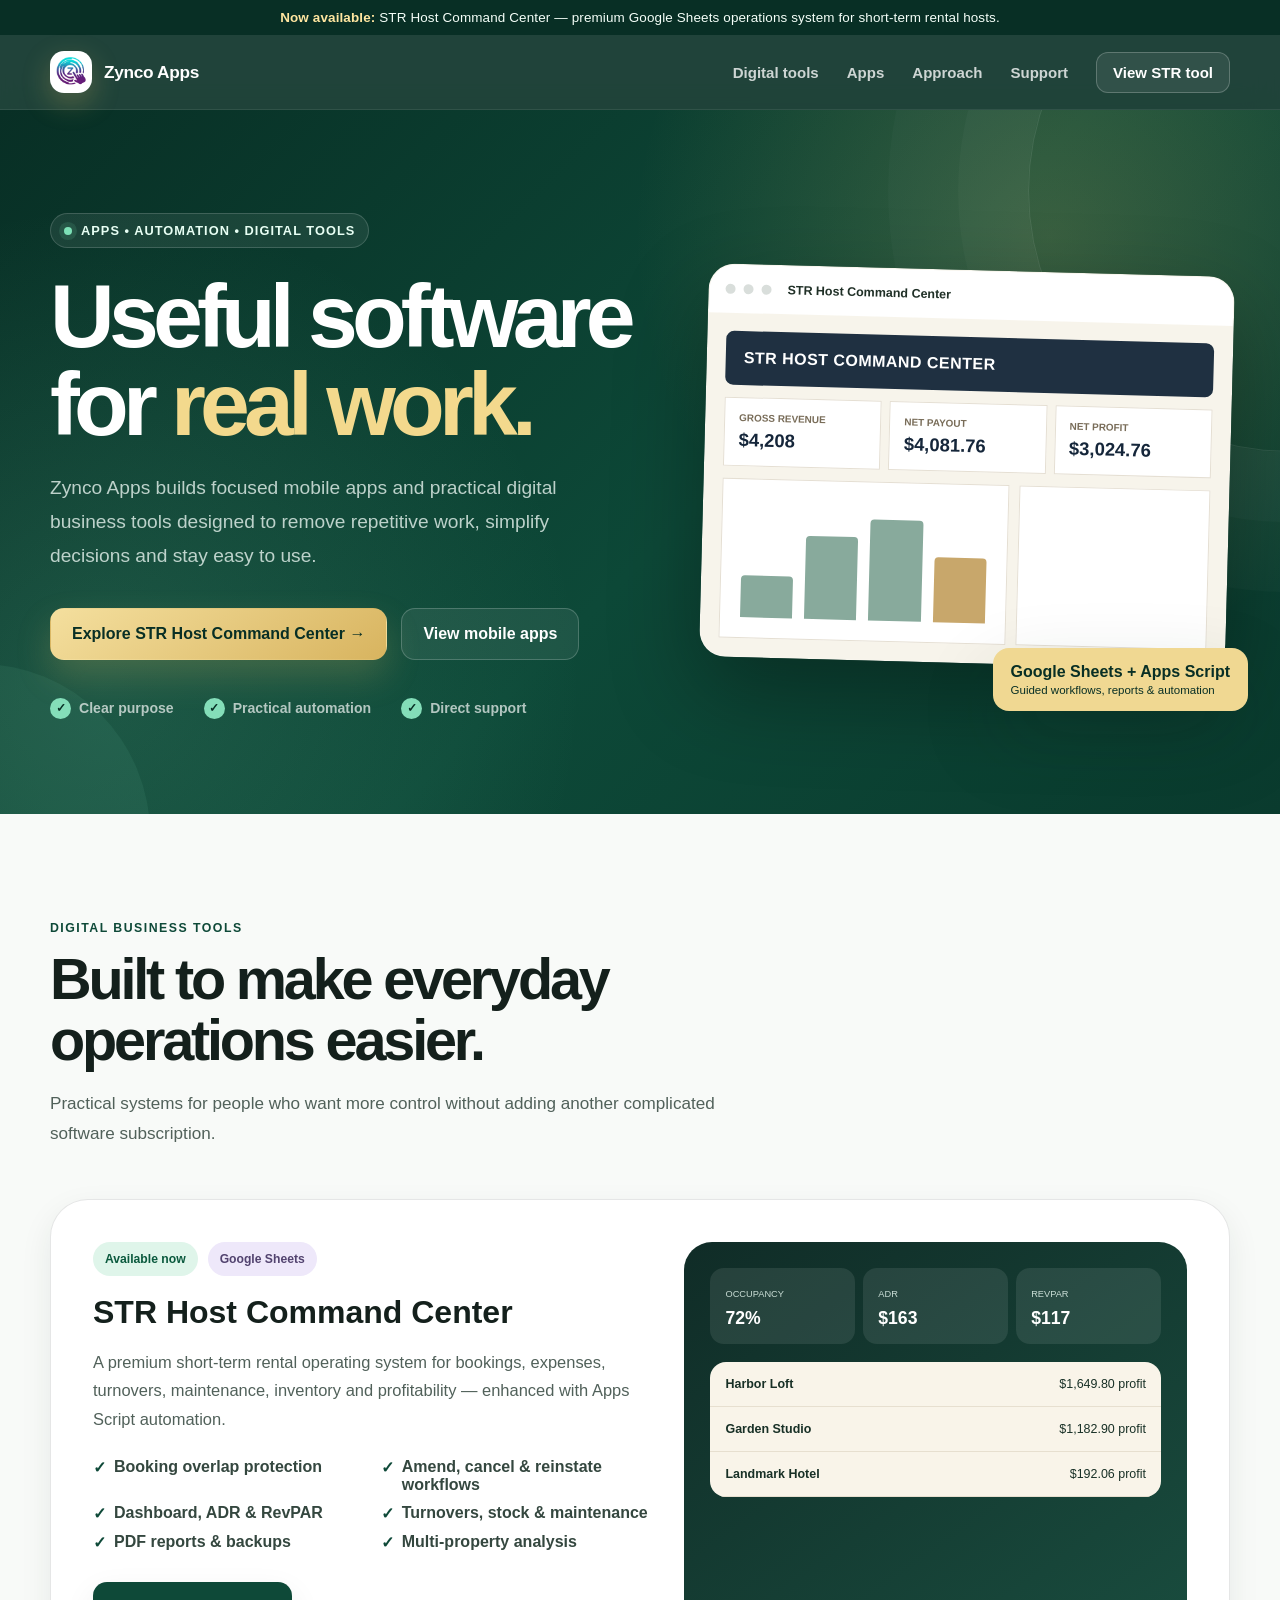
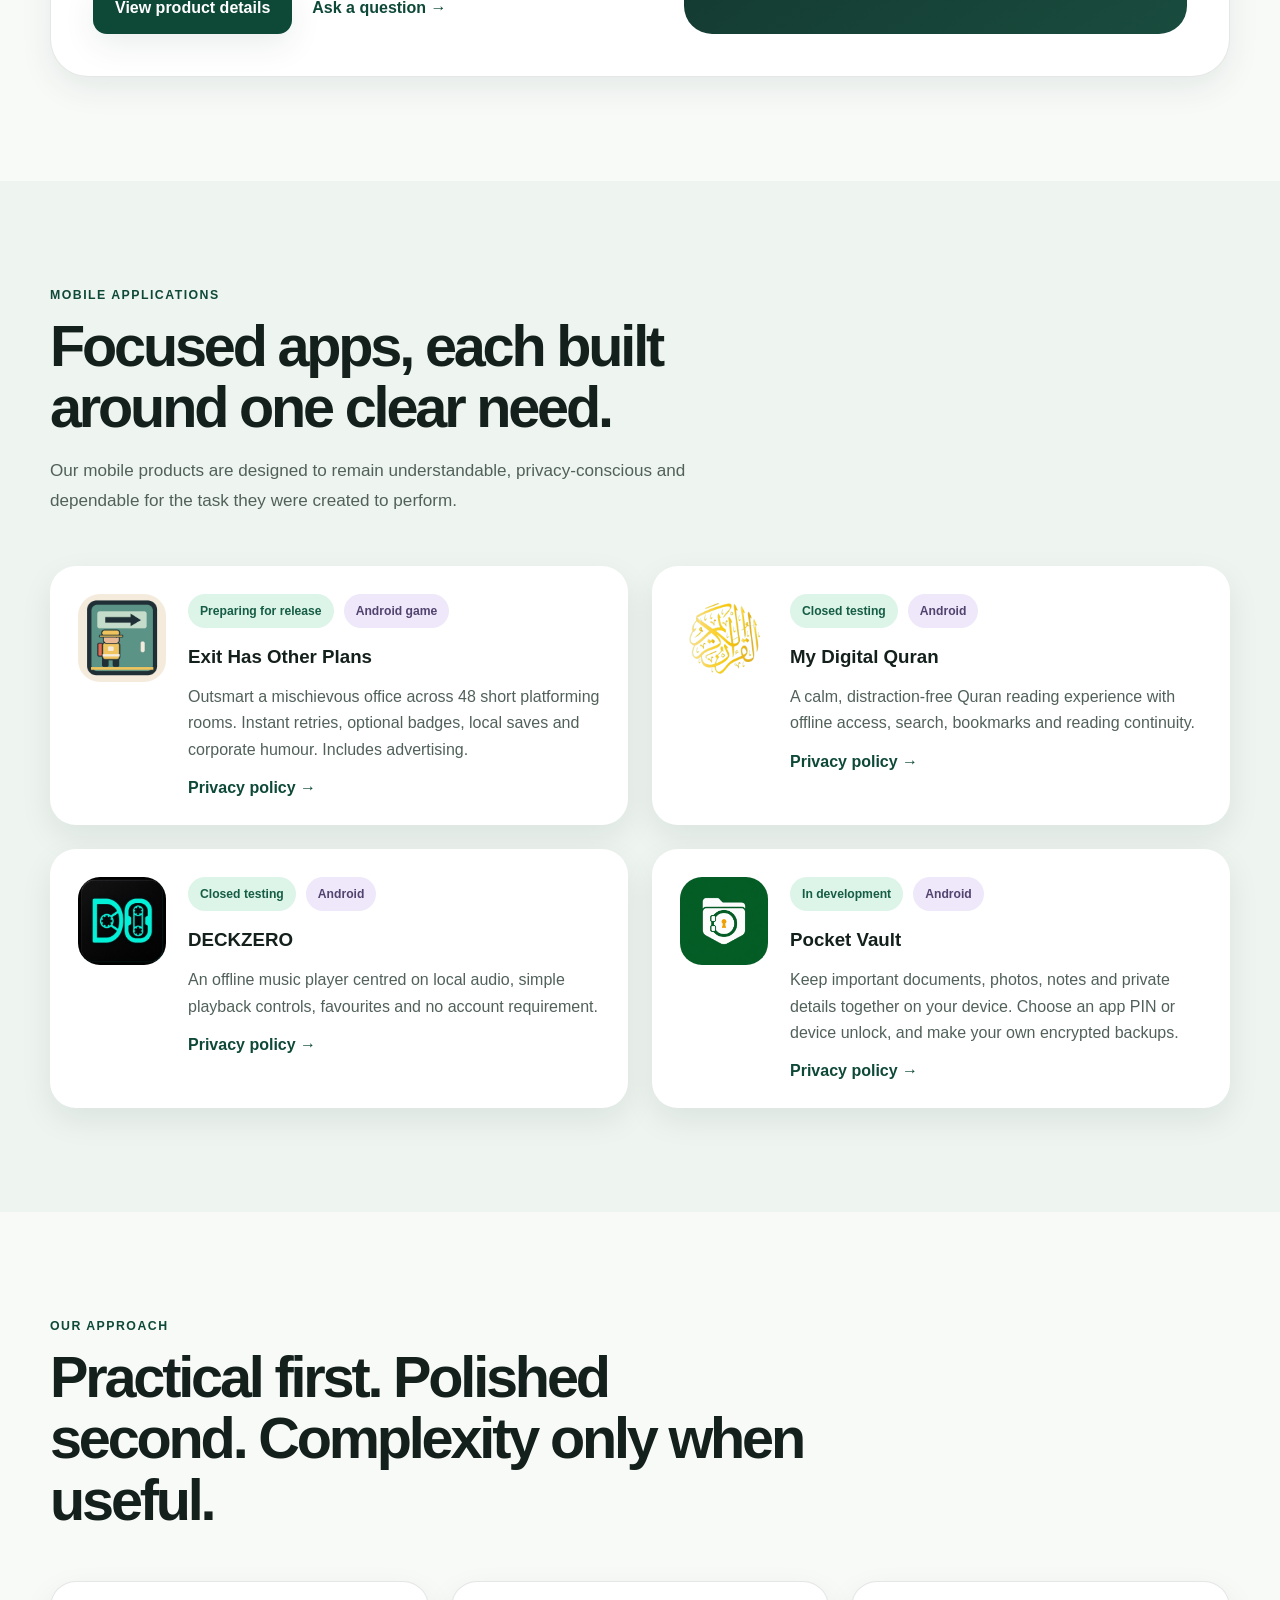
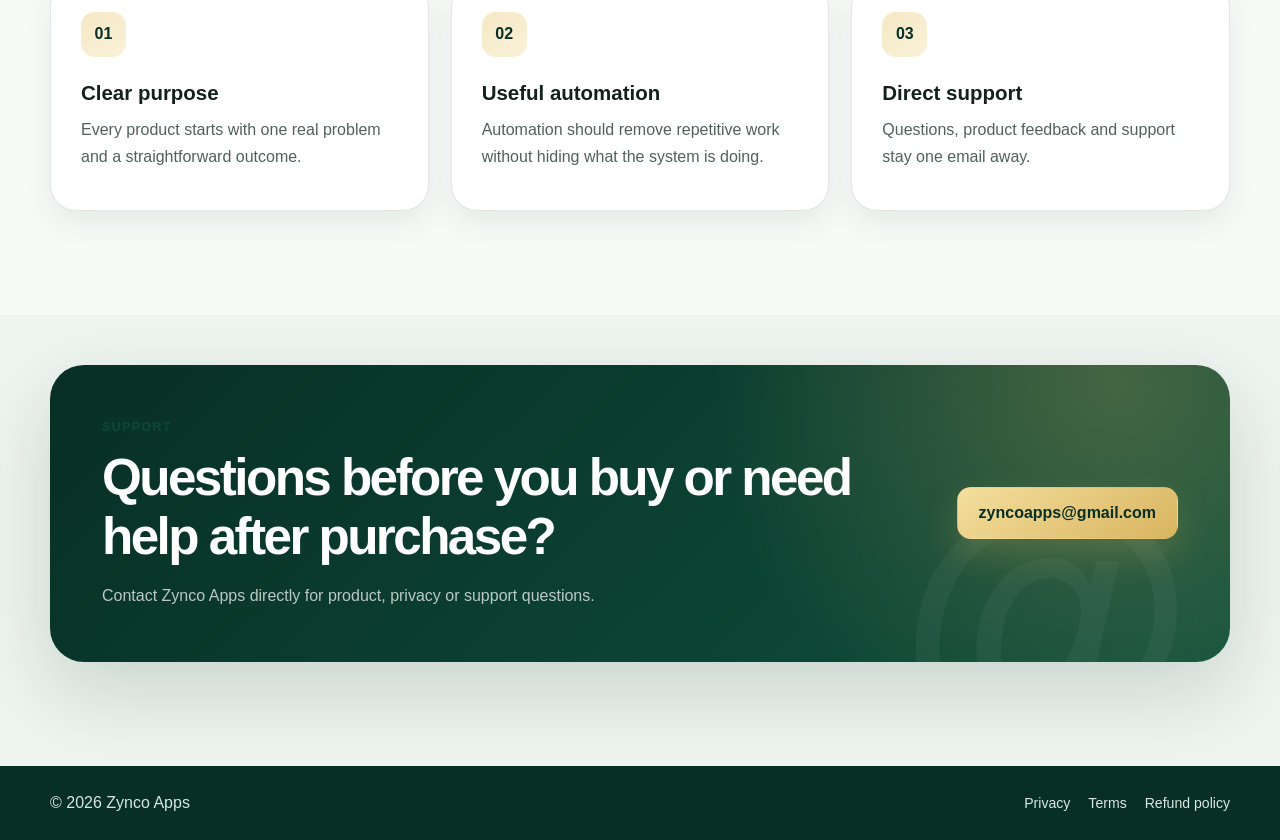
<file: index.html>
<!DOCTYPE html>
<html lang="en">
<head>
  <meta charset="UTF-8">
  <meta name="viewport" content="width=device-width, initial-scale=1.0">
  <meta name="description" content="Zynco Apps creates practical apps, automation and digital business tools, including the STR Host Command Center for short-term rental hosts.">
  <meta name="theme-color" content="#082f25">
  <title>Zynco Apps | Apps, Automation & Digital Tools</title>
  <link rel="icon" type="image/png" href="assets/zynco-apps-icon.png">
  <link rel="apple-touch-icon" href="assets/zynco-apps-icon.png">
  <link rel="stylesheet" href="styles.css">
  <link rel="stylesheet" href="commerce.css">
  <script src="script.js" defer></script>
</head>
<body>
  <div class="announcement"><strong>Now available:</strong> STR Host Command Center — premium Google Sheets operations system for short-term rental hosts.</div>
  <header class="site-header">
    <div class="container navbar">
      <a class="brand" href="index.html" aria-label="Zynco Apps home"><span class="brand-mark"><img src="assets/zynco-apps-icon.png" alt="Zynco Apps logo"></span><span class="brand-name">Zynco Apps</span></a>
      <button class="menu-button" type="button" aria-label="Open navigation" aria-expanded="false">☰</button>
      <nav class="nav-links" aria-label="Primary navigation">
        <a href="#tools">Digital tools</a><a href="#apps">Apps</a><a href="#approach">Approach</a><a href="#support">Support</a><a class="nav-cta" href="str-host-command-center.html">View STR tool</a>
      </nav>
    </div>
  </header>

  <main>
    <section class="hero commerce-hero">
      <div class="container hero-grid commerce-hero-grid">
        <div class="hero-content">
          <span class="kicker"><span class="kicker-dot"></span>Apps • automation • digital tools</span>
          <h1>Useful software for <span>real work.</span></h1>
          <p class="hero-copy">Zynco Apps builds focused mobile apps and practical digital business tools designed to remove repetitive work, simplify decisions and stay easy to use.</p>
          <div class="hero-actions"><a class="button button-primary" href="str-host-command-center.html">Explore STR Host Command Center →</a><a class="button button-secondary" href="#apps">View mobile apps</a></div>
          <div class="hero-proof"><span>Clear purpose</span><span>Practical automation</span><span>Direct support</span></div>
        </div>
        <div class="workspace-stage" aria-label="Preview of Zynco Apps products">
          <div class="workspace-window">
            <div class="workspace-topbar"><span></span><span></span><span></span><strong>STR Host Command Center</strong></div>
            <div class="workspace-sheet">
              <div class="sheet-title">STR HOST COMMAND CENTER</div>
              <div class="kpi-grid"><div><small>GROSS REVENUE</small><strong>$4,208</strong></div><div><small>NET PAYOUT</small><strong>$4,081.76</strong></div><div><small>NET PROFIT</small><strong>$3,024.76</strong></div></div>
              <div class="sheet-panels"><div class="mini-chart"><span></span><span></span><span></span><span></span></div><div class="ops-card"><small>OPERATIONS ATTENTION</small><p>Maintenance <b>1</b></p><p>Inventory reorders <b>3</b></p><p>Pending turnovers <b>1</b></p></div></div>
            </div>
          </div>
          <div class="workspace-badge"><strong>Google Sheets + Apps Script</strong><span>Guided workflows, reports & automation</span></div>
        </div>
      </div>
    </section>

    <section class="section" id="tools">
      <div class="container">
        <div class="section-heading"><span class="section-label">Digital business tools</span><h2>Built to make everyday operations easier.</h2><p>Practical systems for people who want more control without adding another complicated software subscription.</p></div>
        <article class="tool-feature-card">
          <div class="tool-copy">
            <div class="app-meta"><span class="status-pill status-live">Available now</span><span class="platform-pill">Google Sheets</span></div>
            <h3>STR Host Command Center</h3>
            <p>A premium short-term rental operating system for bookings, expenses, turnovers, maintenance, inventory and profitability — enhanced with Apps Script automation.</p>
            <div class="tool-points"><span>Booking overlap protection</span><span>Amend, cancel & reinstate workflows</span><span>Dashboard, ADR & RevPAR</span><span>Turnovers, stock & maintenance</span><span>PDF reports & backups</span><span>Multi-property analysis</span></div>
            <div class="app-actions"><a class="button button-dark" href="str-host-command-center.html">View product details</a><a class="text-link" href="mailto:zyncoapps@gmail.com?subject=STR%20Host%20Command%20Center">Ask a question →</a></div>
          </div>
          <div class="tool-preview">
            <div class="preview-grid"><div class="preview-kpi"><small>OCCUPANCY</small><strong>72%</strong></div><div class="preview-kpi"><small>ADR</small><strong>$163</strong></div><div class="preview-kpi"><small>REVPAR</small><strong>$117</strong></div></div>
            <div class="preview-table"><div><b>Harbor Loft</b><span>$1,649.80 profit</span></div><div><b>Garden Studio</b><span>$1,182.90 profit</span></div><div><b>Landmark Hotel</b><span>$192.06 profit</span></div></div>
          </div>
        </article>
      </div>
    </section>

    <section class="section section-soft" id="apps">
      <div class="container">
        <div class="section-heading"><span class="section-label">Mobile applications</span><h2>Focused apps, each built around one clear need.</h2><p>Our mobile products are designed to remain understandable, privacy-conscious and dependable for the task they were created to perform.</p></div>
        <div class="product-card-grid">
          <article class="simple-product-card"><img src="assets/exit-has-other-plans-icon.png" alt="Exit Has Other Plans icon"><div><div class="app-meta"><span class="status-pill">Preparing for release</span><span class="platform-pill">Android game</span></div><h3>Exit Has Other Plans</h3><p>Outsmart a mischievous office across 48 short platforming rooms. Instant retries, optional badges, local saves and corporate humour. Includes advertising.</p><a class="text-link" href="exit-has-other-plans-privacy.html">Privacy policy →</a></div></article>
          <article class="simple-product-card"><img src="assets/my-digital-quran-icon.png" alt="My Digital Quran icon"><div><div class="app-meta"><span class="status-pill">Closed testing</span><span class="platform-pill">Android</span></div><h3>My Digital Quran</h3><p>A calm, distraction-free Quran reading experience with offline access, search, bookmarks and reading continuity.</p><a class="text-link" href="my-digital-quran-privacy.html">Privacy policy →</a></div></article>
          <article class="simple-product-card"><img src="assets/deckzero-icon.png" alt="DECKZERO icon"><div><div class="app-meta"><span class="status-pill">Closed testing</span><span class="platform-pill">Android</span></div><h3>DECKZERO</h3><p>An offline music player centred on local audio, simple playback controls, favourites and no account requirement.</p><a class="text-link" href="deckzero-privacy.html">Privacy policy →</a></div></article>
          <article class="simple-product-card"><img src="assets/pocket-vault-icon.png" alt="Pocket Vault icon"><div><div class="app-meta"><span class="status-pill">In development</span><span class="platform-pill">Android</span></div><h3>Pocket Vault</h3><p>Keep important documents, photos, notes and private details together on your device. Choose an app PIN or device unlock, and make your own encrypted backups.</p><a class="text-link" href="pocket-vault-privacy.html">Privacy policy →</a></div></article>
        </div>
      </div>
    </section>

    <section class="section" id="approach">
      <div class="container"><div class="section-heading"><span class="section-label">Our approach</span><h2>Practical first. Polished second. Complexity only when useful.</h2></div><div class="principles-grid"><article class="principle"><span class="principle-number">01</span><h3>Clear purpose</h3><p>Every product starts with one real problem and a straightforward outcome.</p></article><article class="principle"><span class="principle-number">02</span><h3>Useful automation</h3><p>Automation should remove repetitive work without hiding what the system is doing.</p></article><article class="principle"><span class="principle-number">03</span><h3>Direct support</h3><p>Questions, product feedback and support stay one email away.</p></article></div></div>
    </section>

    <section class="contact-section" id="support"><div class="container"><div class="contact-card"><div><span class="section-label">Support</span><h2>Questions before you buy or need help after purchase?</h2><p>Contact Zynco Apps directly for product, privacy or support questions.</p></div><a class="button button-primary" href="mailto:zyncoapps@gmail.com">zyncoapps@gmail.com</a></div></div></section>
  </main>
  <footer class="site-footer"><div class="container footer-row"><span>© 2026 Zynco Apps</span><nav><a href="store-privacy.html">Privacy</a><a href="terms.html">Terms</a><a href="refund-policy.html">Refund policy</a></nav></div></footer>
</body>
</html>
</file>
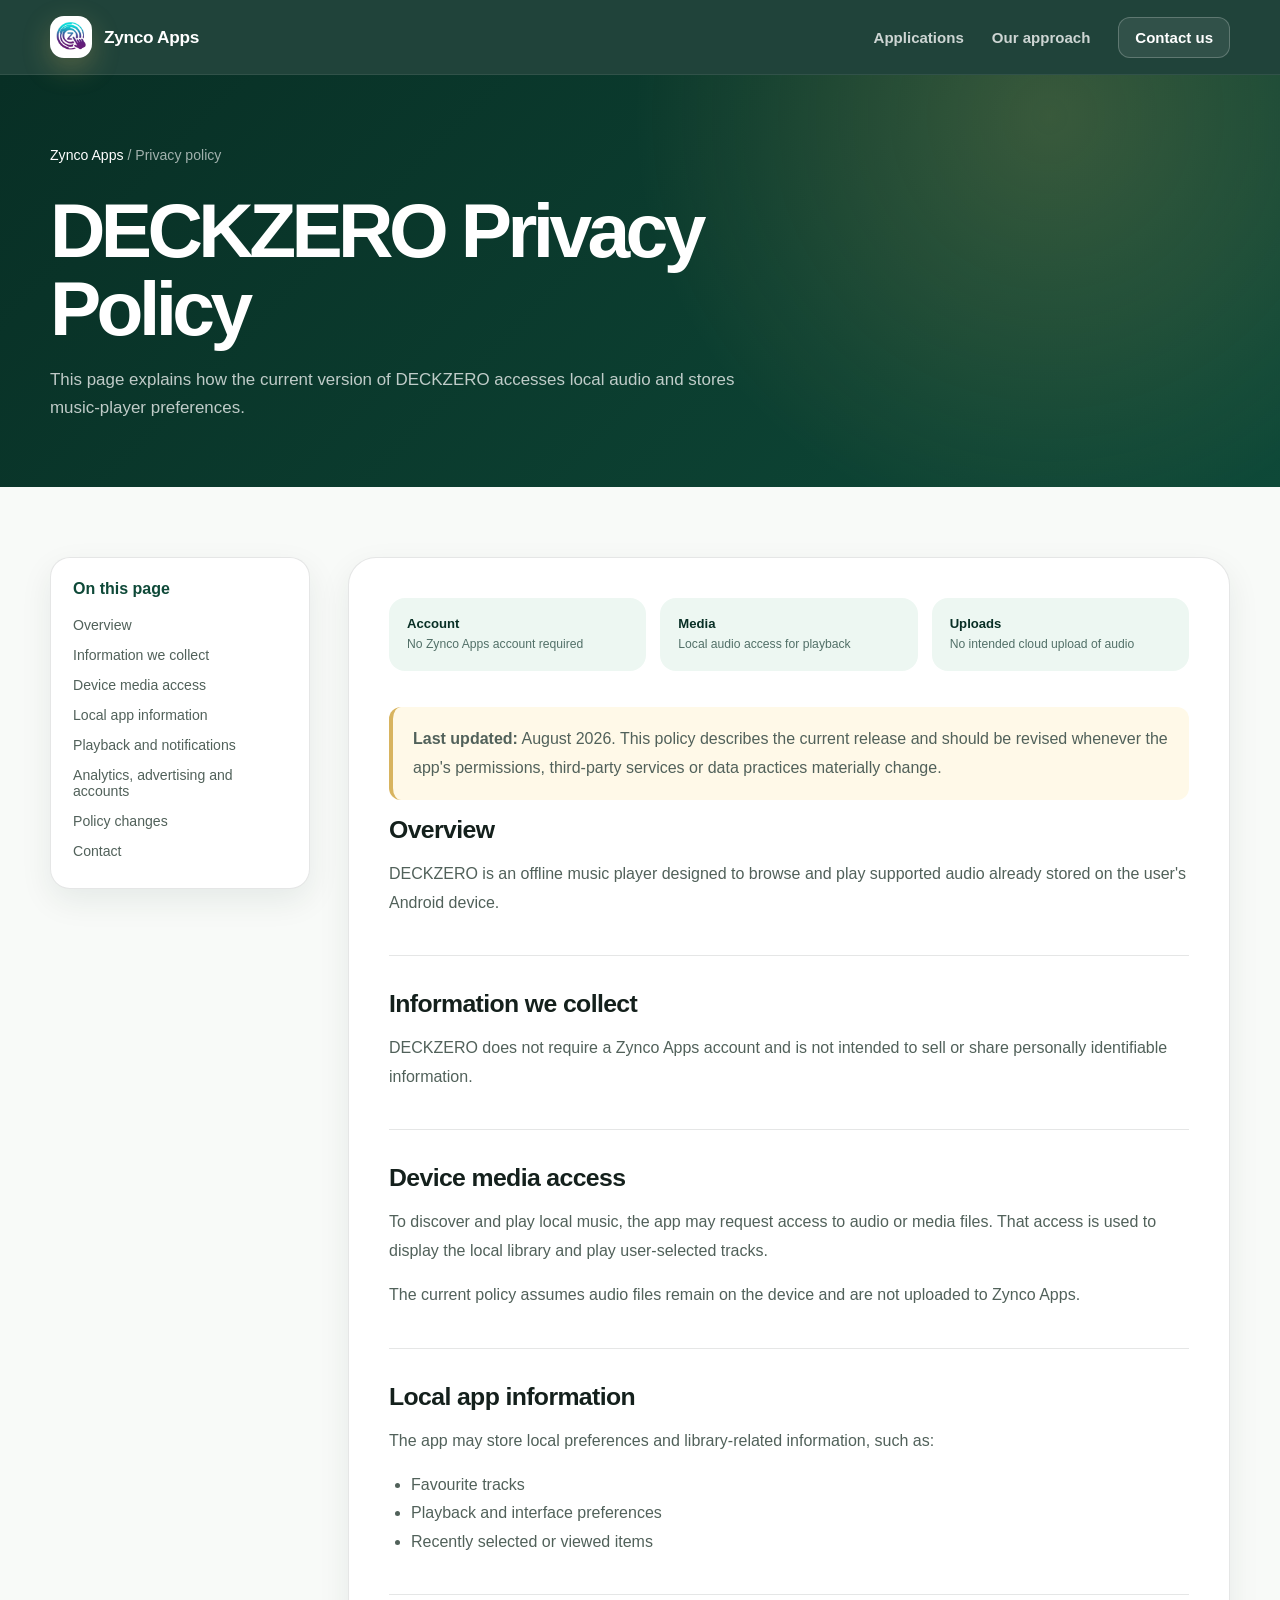
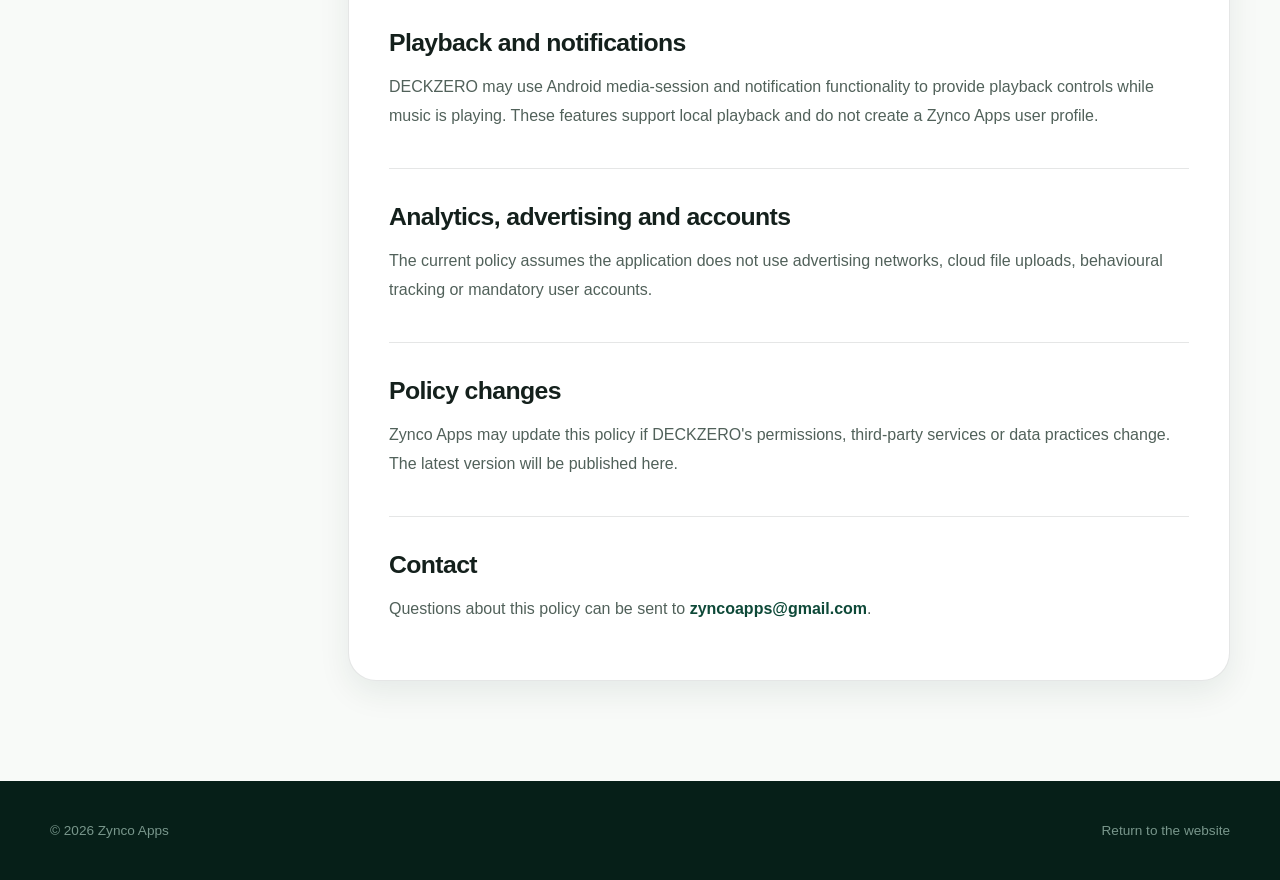
<file: deckzero-privacy.html>
﻿<!DOCTYPE html>
<html lang="en">
<head>
  <meta charset="UTF-8">
  <meta name="viewport" content="width=device-width, initial-scale=1.0">
  <meta name="description" content="Privacy Policy for DECKZERO, published by Zynco Apps.">
  <meta name="theme-color" content="#082f25">
  <title>DECKZERO Privacy Policy | Zynco Apps</title>
  <link rel="icon" type="image/png" href="assets/zynco-apps-icon.png">
  <link rel="apple-touch-icon" href="assets/zynco-apps-icon.png">
  <link rel="stylesheet" href="styles.css">
  <script src="script.js" defer></script>
</head>
<body>
  <header class="site-header">
    <div class="container navbar">
      <a class="brand" href="index.html">
        <span class="brand-mark">
          <img src="assets/zynco-apps-icon.png" alt="Zynco Apps logo">
        </span>
        <span class="brand-name">Zynco Apps</span>
      </a>
      <button class="menu-button" type="button" aria-label="Open navigation" aria-expanded="false">☰</button>
      <nav class="nav-links">
        <a href="index.html#apps">Applications</a>
        <a href="index.html#principles">Our approach</a>
        <a class="nav-cta" href="mailto:zyncoapps@gmail.com">Contact us</a>
      </nav>
    </div>
  </header>

  <main>
    <section class="legal-hero">
      <div class="container">
        <div class="breadcrumb"><a href="index.html">Zynco Apps</a> / Privacy policy</div>
        <h1>DECKZERO Privacy Policy</h1>
        <p>This page explains how the current version of DECKZERO accesses local audio and stores music-player preferences.</p>
      </div>
    </section>

    <div class="container legal-layout">
      <aside class="legal-sidebar">
        <strong>On this page</strong>
        <a href="#section-1">Overview</a>
<a href="#section-2">Information we collect</a>
<a href="#section-3">Device media access</a>
<a href="#section-4">Local app information</a>
<a href="#section-5">Playback and notifications</a>
<a href="#section-6">Analytics, advertising and accounts</a>
<a href="#section-7">Policy changes</a>
<a href="#section-8">Contact</a>
      </aside>

      <article class="legal-content">
        <div class="policy-summary">
          <div><strong>Account</strong><span>No Zynco Apps account required</span></div>
<div><strong>Media</strong><span>Local audio access for playback</span></div>
<div><strong>Uploads</strong><span>No intended cloud upload of audio</span></div>
        </div>

        <p class="legal-note">
          <strong>Last updated:</strong> August 2026. This policy describes the current
          release and should be revised whenever the app's permissions, third-party
          services or data practices materially change.
        </p>

        <section id="section-1">
          <h2>Overview</h2>

      <p>DECKZERO is an offline music player designed to browse and play supported audio already stored on the user's Android device.</p>

        </section>
<section id="section-2">
          <h2>Information we collect</h2>

      <p>DECKZERO does not require a Zynco Apps account and is not intended to sell or share personally identifiable information.</p>

        </section>
<section id="section-3">
          <h2>Device media access</h2>

      <p>To discover and play local music, the app may request access to audio or media files. That access is used to display the local library and play user-selected tracks.</p>
      <p>The current policy assumes audio files remain on the device and are not uploaded to Zynco Apps.</p>

        </section>
<section id="section-4">
          <h2>Local app information</h2>

      <p>The app may store local preferences and library-related information, such as:</p>
      <ul>
        <li>Favourite tracks</li>
        <li>Playback and interface preferences</li>
        <li>Recently selected or viewed items</li>
      </ul>

        </section>
<section id="section-5">
          <h2>Playback and notifications</h2>

      <p>DECKZERO may use Android media-session and notification functionality to provide playback controls while music is playing. These features support local playback and do not create a Zynco Apps user profile.</p>

        </section>
<section id="section-6">
          <h2>Analytics, advertising and accounts</h2>

      <p>The current policy assumes the application does not use advertising networks, cloud file uploads, behavioural tracking or mandatory user accounts.</p>

        </section>
<section id="section-7">
          <h2>Policy changes</h2>

      <p>Zynco Apps may update this policy if DECKZERO's permissions, third-party services or data practices change. The latest version will be published here.</p>

        </section>
<section id="section-8">
          <h2>Contact</h2>

      <p>Questions about this policy can be sent to <a class="text-link" href="mailto:zyncoapps@gmail.com">zyncoapps@gmail.com</a>.</p>

        </section>
      </article>
    </div>
  </main>

  <footer class="site-footer">
    <div class="container footer-bottom" style="margin-top:0;padding-top:0;border-top:0;">
      <span>© 2026 Zynco Apps</span>
      <span><a href="index.html" style="color:inherit;text-decoration:none;">Return to the website</a></span>
    </div>
  </footer>
</body>
</html>
</file>
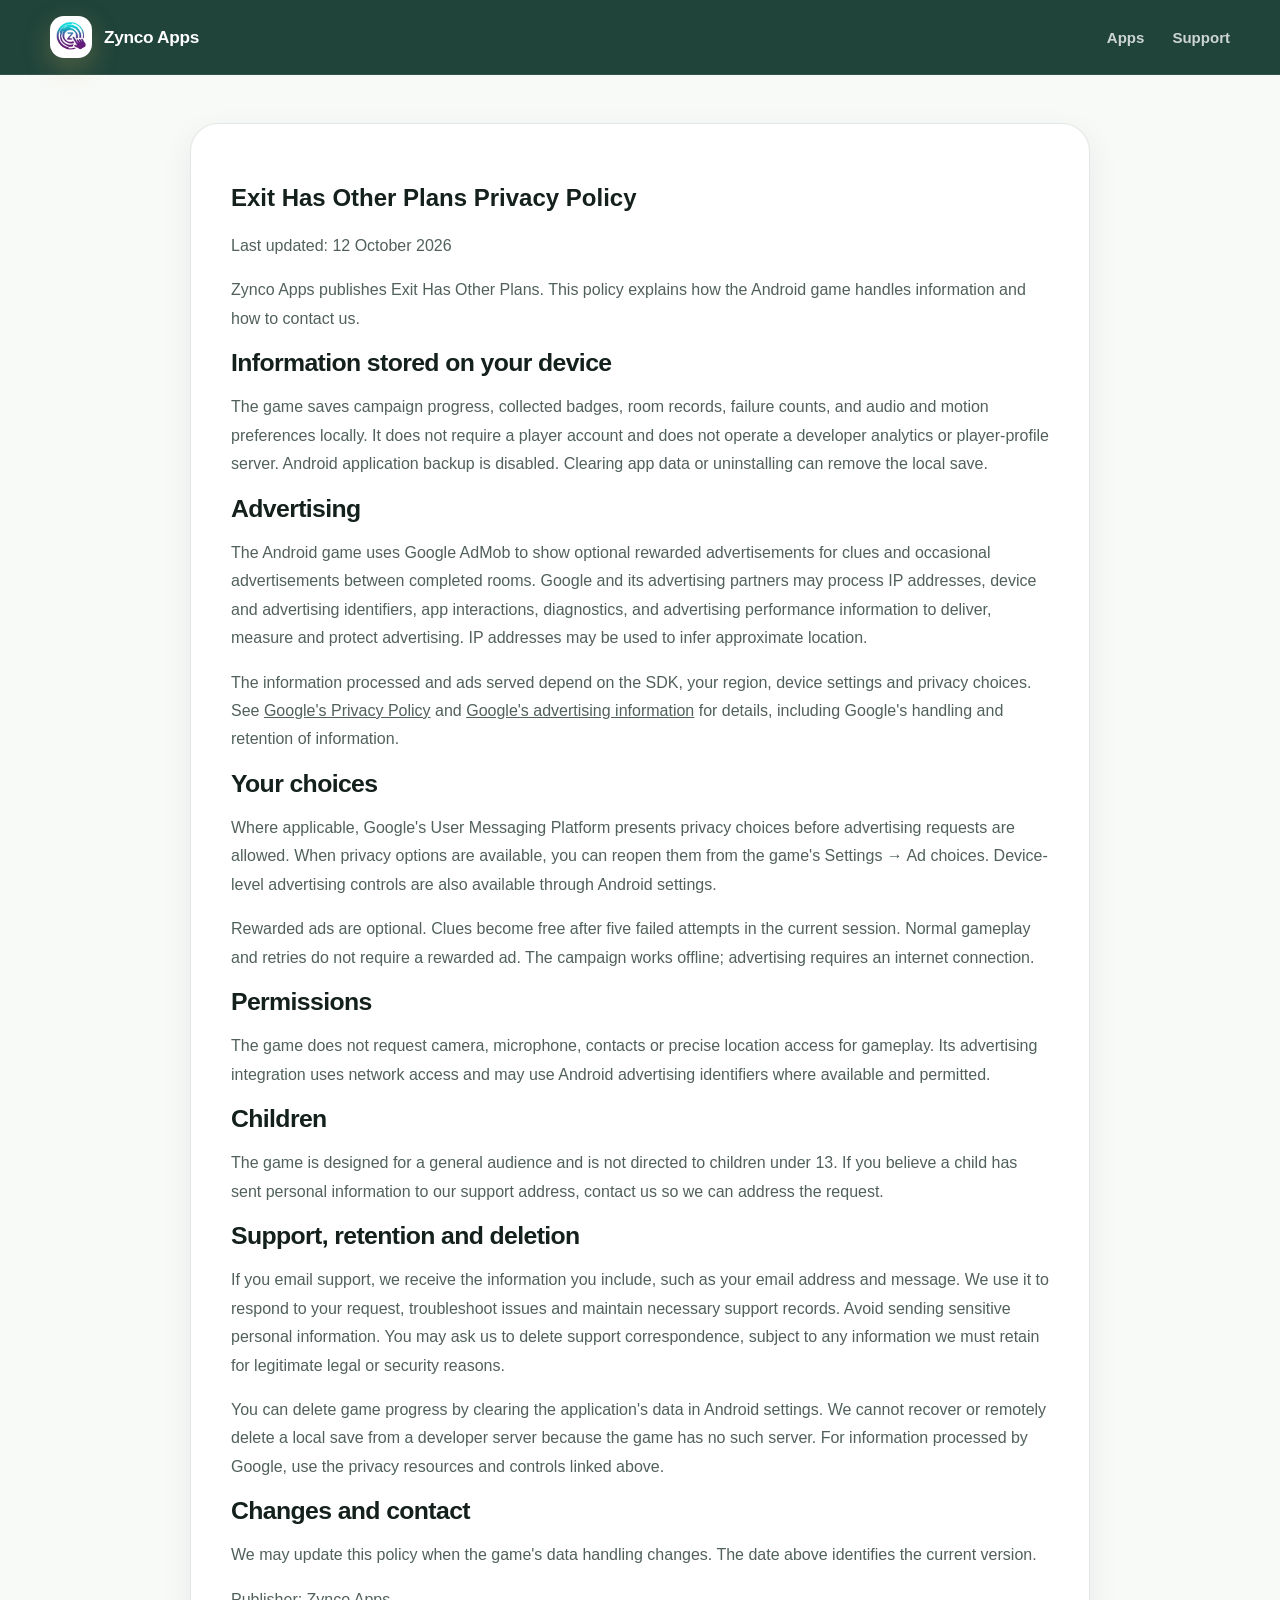
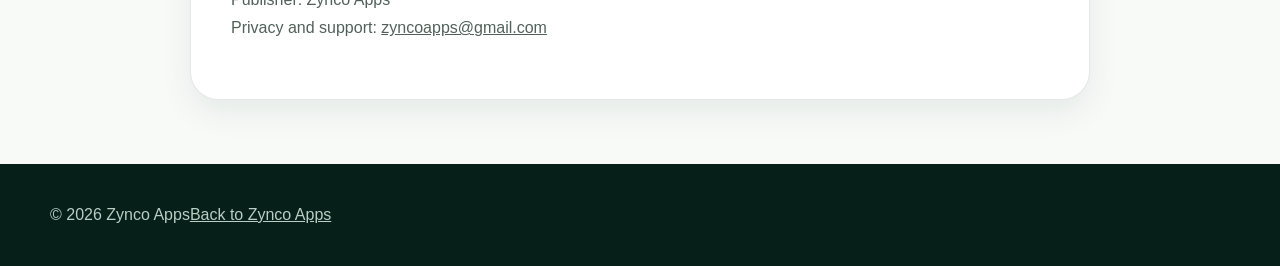
<file: exit-has-other-plans-privacy.html>
<!doctype html>
<html lang="en"><head><meta charset="utf-8"><meta name="viewport" content="width=device-width,initial-scale=1">
<title>Exit Has Other Plans Privacy Policy | Zynco Apps</title><meta name="description" content="Privacy, advertising and support information for Exit Has Other Plans by Zynco Apps.">
<link rel="icon" href="assets/zynco-apps-icon.png"><link rel="stylesheet" href="styles.css"><script src="script.js" defer></script></head>
<body><header class="site-header"><div class="container navbar"><a class="brand" href="index.html"><span class="brand-mark"><img src="assets/zynco-apps-icon.png" alt="Zynco Apps logo"></span><span class="brand-name">Zynco Apps</span></a><nav class="nav-links"><a href="index.html#apps">Apps</a><a href="mailto:zyncoapps@gmail.com">Support</a></nav></div></header>
<main><div class="container" style="max-width:900px;padding-top:48px;padding-bottom:64px"><article class="legal-content"><h1>Exit Has Other Plans Privacy Policy</h1><p>Last updated: 12 October 2026</p><p>Zynco Apps publishes Exit Has Other Plans. This policy explains how the Android game handles information and how to contact us.</p><h2>Information stored on your device</h2><p>The game saves campaign progress, collected badges, room records, failure counts, and audio and motion preferences locally. It does not require a player account and does not operate a developer analytics or player-profile server. Android application backup is disabled. Clearing app data or uninstalling can remove the local save.</p><h2>Advertising</h2><p>The Android game uses Google AdMob to show optional rewarded advertisements for clues and occasional advertisements between completed rooms. Google and its advertising partners may process IP addresses, device and advertising identifiers, app interactions, diagnostics, and advertising performance information to deliver, measure and protect advertising. IP addresses may be used to infer approximate location.</p><p>The information processed and ads served depend on the SDK, your region, device settings and privacy choices. See <a href="https://policies.google.com/privacy">Google's Privacy Policy</a> and <a href="https://policies.google.com/technologies/ads">Google's advertising information</a> for details, including Google's handling and retention of information.</p><h2>Your choices</h2><p>Where applicable, Google's User Messaging Platform presents privacy choices before advertising requests are allowed. When privacy options are available, you can reopen them from the game's Settings → Ad choices. Device-level advertising controls are also available through Android settings.</p><p>Rewarded ads are optional. Clues become free after five failed attempts in the current session. Normal gameplay and retries do not require a rewarded ad. The campaign works offline; advertising requires an internet connection.</p><h2>Permissions</h2><p>The game does not request camera, microphone, contacts or precise location access for gameplay. Its advertising integration uses network access and may use Android advertising identifiers where available and permitted.</p><h2>Children</h2><p>The game is designed for a general audience and is not directed to children under 13. If you believe a child has sent personal information to our support address, contact us so we can address the request.</p><h2>Support, retention and deletion</h2><p>If you email support, we receive the information you include, such as your email address and message. We use it to respond to your request, troubleshoot issues and maintain necessary support records. Avoid sending sensitive personal information. You may ask us to delete support correspondence, subject to any information we must retain for legitimate legal or security reasons.</p><p>You can delete game progress by clearing the application's data in Android settings. We cannot recover or remotely delete a local save from a developer server because the game has no such server. For information processed by Google, use the privacy resources and controls linked above.</p><h2>Changes and contact</h2><p>We may update this policy when the game's data handling changes. The date above identifies the current version.</p><p>Publisher: Zynco Apps<br>Privacy and support: <a href="mailto:zyncoapps@gmail.com">zyncoapps@gmail.com</a></p></article></div></main>
<footer class="site-footer"><div class="container footer-row"><span>© 2026 Zynco Apps</span><a href="index.html">Back to Zynco Apps</a></div></footer></body></html>
</file>
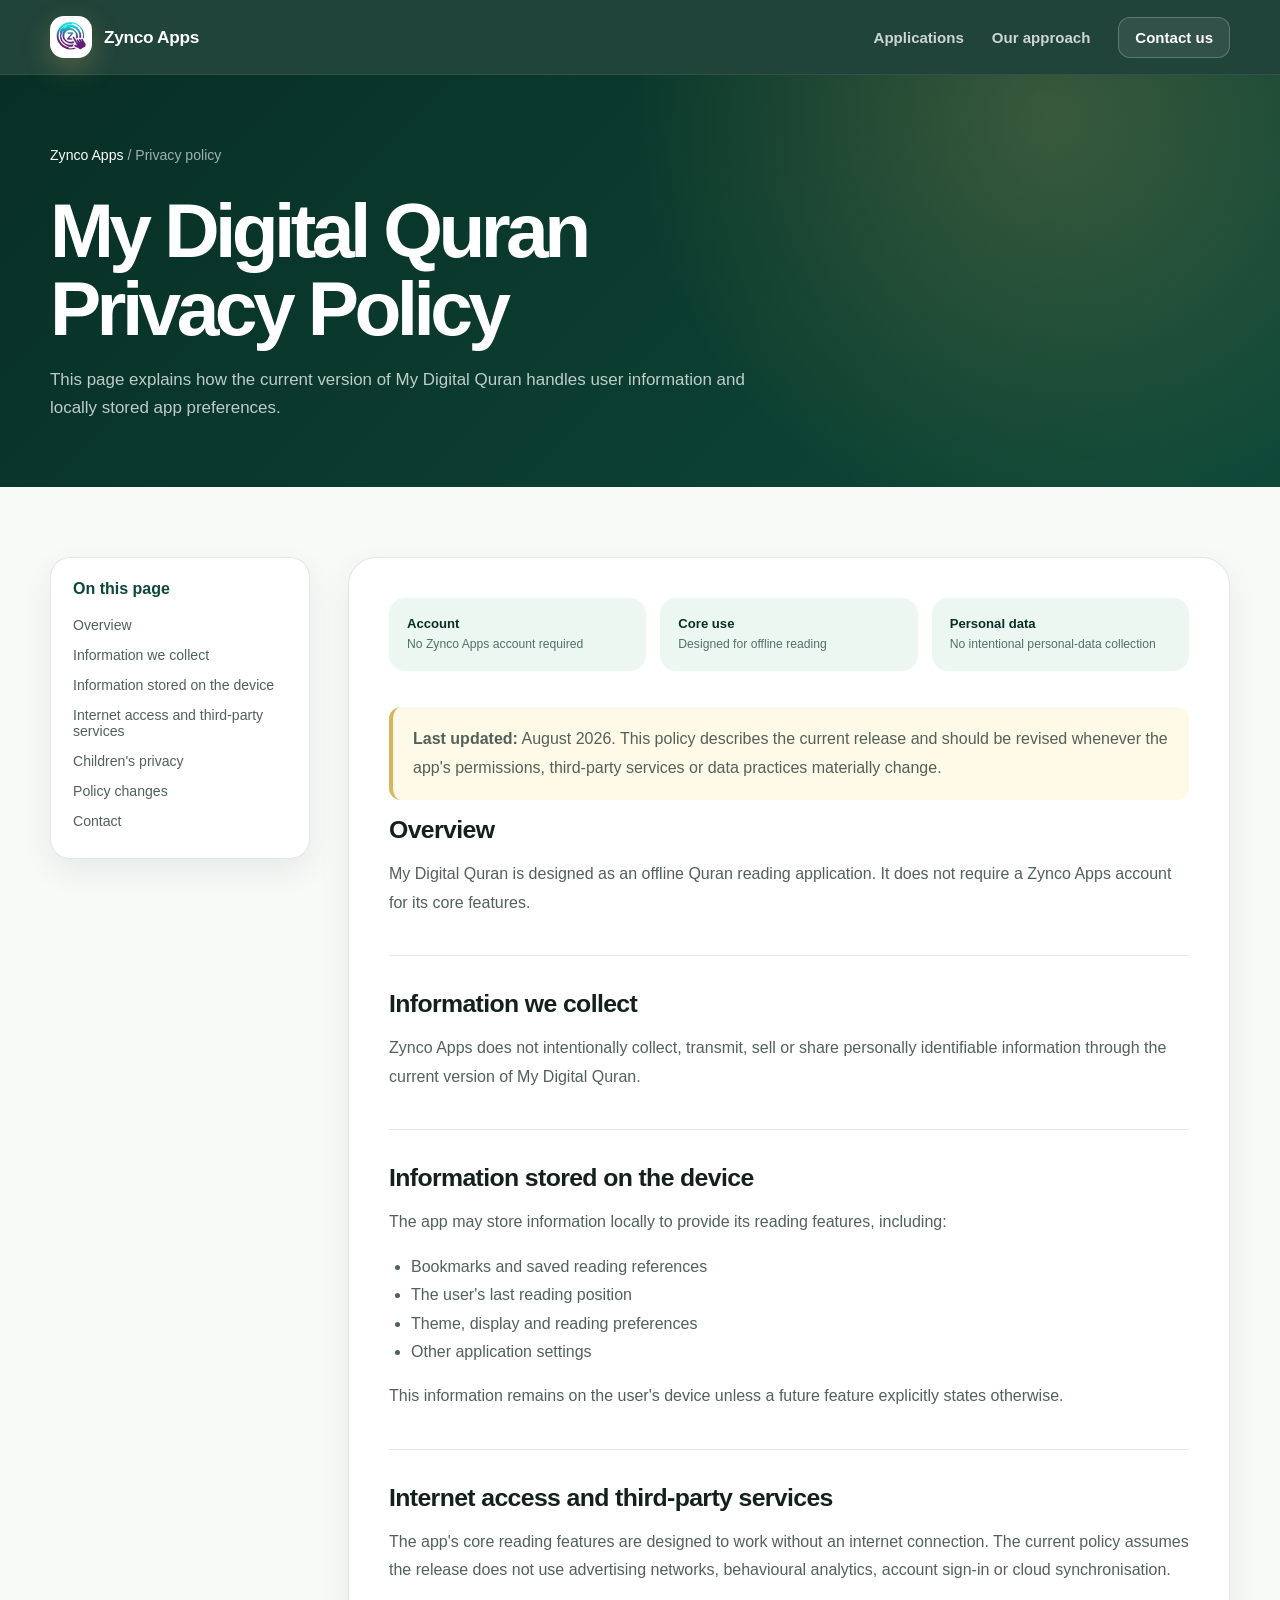
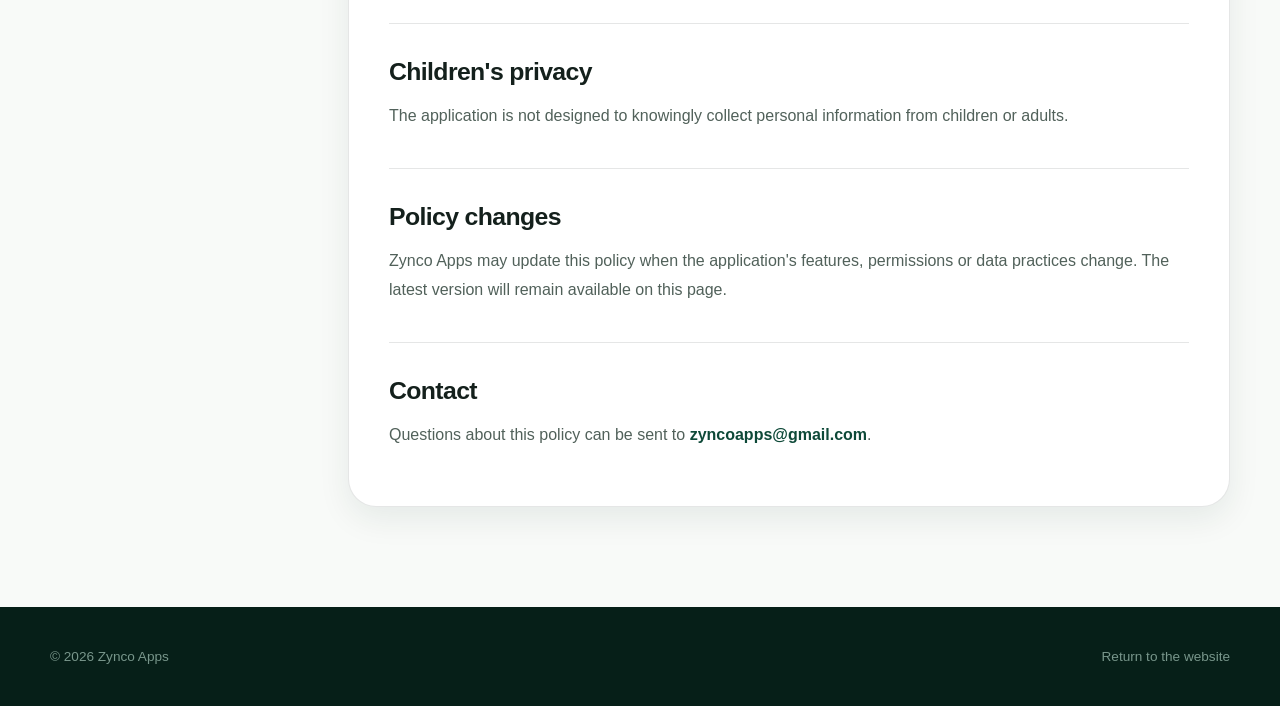
<file: my-digital-quran-privacy.html>
﻿<!DOCTYPE html>
<html lang="en">
<head>
  <meta charset="UTF-8">
  <meta name="viewport" content="width=device-width, initial-scale=1.0">
  <meta name="description" content="Privacy Policy for My Digital Quran, published by Zynco Apps.">
  <meta name="theme-color" content="#082f25">
  <title>My Digital Quran Privacy Policy | Zynco Apps</title>
  <link rel="icon" type="image/png" href="assets/zynco-apps-icon.png">
  <link rel="apple-touch-icon" href="assets/zynco-apps-icon.png">
  <link rel="stylesheet" href="styles.css">
  <script src="script.js" defer></script>
</head>
<body>
  <header class="site-header">
    <div class="container navbar">
      <a class="brand" href="index.html">
        <span class="brand-mark">
          <img src="assets/zynco-apps-icon.png" alt="Zynco Apps logo">
        </span>
        <span class="brand-name">Zynco Apps</span>
      </a>
      <button class="menu-button" type="button" aria-label="Open navigation" aria-expanded="false">☰</button>
      <nav class="nav-links">
        <a href="index.html#apps">Applications</a>
        <a href="index.html#principles">Our approach</a>
        <a class="nav-cta" href="mailto:zyncoapps@gmail.com">Contact us</a>
      </nav>
    </div>
  </header>

  <main>
    <section class="legal-hero">
      <div class="container">
        <div class="breadcrumb"><a href="index.html">Zynco Apps</a> / Privacy policy</div>
        <h1>My Digital Quran Privacy Policy</h1>
        <p>This page explains how the current version of My Digital Quran handles user information and locally stored app preferences.</p>
      </div>
    </section>

    <div class="container legal-layout">
      <aside class="legal-sidebar">
        <strong>On this page</strong>
        <a href="#section-1">Overview</a>
<a href="#section-2">Information we collect</a>
<a href="#section-3">Information stored on the device</a>
<a href="#section-4">Internet access and third-party services</a>
<a href="#section-5">Children's privacy</a>
<a href="#section-6">Policy changes</a>
<a href="#section-7">Contact</a>
      </aside>

      <article class="legal-content">
        <div class="policy-summary">
          <div><strong>Account</strong><span>No Zynco Apps account required</span></div>
<div><strong>Core use</strong><span>Designed for offline reading</span></div>
<div><strong>Personal data</strong><span>No intentional personal-data collection</span></div>
        </div>

        <p class="legal-note">
          <strong>Last updated:</strong> August 2026. This policy describes the current
          release and should be revised whenever the app's permissions, third-party
          services or data practices materially change.
        </p>

        <section id="section-1">
          <h2>Overview</h2>

      <p>My Digital Quran is designed as an offline Quran reading application. It does not require a Zynco Apps account for its core features.</p>

        </section>
<section id="section-2">
          <h2>Information we collect</h2>

      <p>Zynco Apps does not intentionally collect, transmit, sell or share personally identifiable information through the current version of My Digital Quran.</p>

        </section>
<section id="section-3">
          <h2>Information stored on the device</h2>

      <p>The app may store information locally to provide its reading features, including:</p>
      <ul>
        <li>Bookmarks and saved reading references</li>
        <li>The user's last reading position</li>
        <li>Theme, display and reading preferences</li>
        <li>Other application settings</li>
      </ul>
      <p>This information remains on the user's device unless a future feature explicitly states otherwise.</p>

        </section>
<section id="section-4">
          <h2>Internet access and third-party services</h2>

      <p>The app's core reading features are designed to work without an internet connection. The current policy assumes the release does not use advertising networks, behavioural analytics, account sign-in or cloud synchronisation.</p>

        </section>
<section id="section-5">
          <h2>Children's privacy</h2>

      <p>The application is not designed to knowingly collect personal information from children or adults.</p>

        </section>
<section id="section-6">
          <h2>Policy changes</h2>

      <p>Zynco Apps may update this policy when the application's features, permissions or data practices change. The latest version will remain available on this page.</p>

        </section>
<section id="section-7">
          <h2>Contact</h2>

      <p>Questions about this policy can be sent to <a class="text-link" href="mailto:zyncoapps@gmail.com">zyncoapps@gmail.com</a>.</p>

        </section>
      </article>
    </div>
  </main>

  <footer class="site-footer">
    <div class="container footer-bottom" style="margin-top:0;padding-top:0;border-top:0;">
      <span>© 2026 Zynco Apps</span>
      <span><a href="index.html" style="color:inherit;text-decoration:none;">Return to the website</a></span>
    </div>
  </footer>
</body>
</html>
</file>
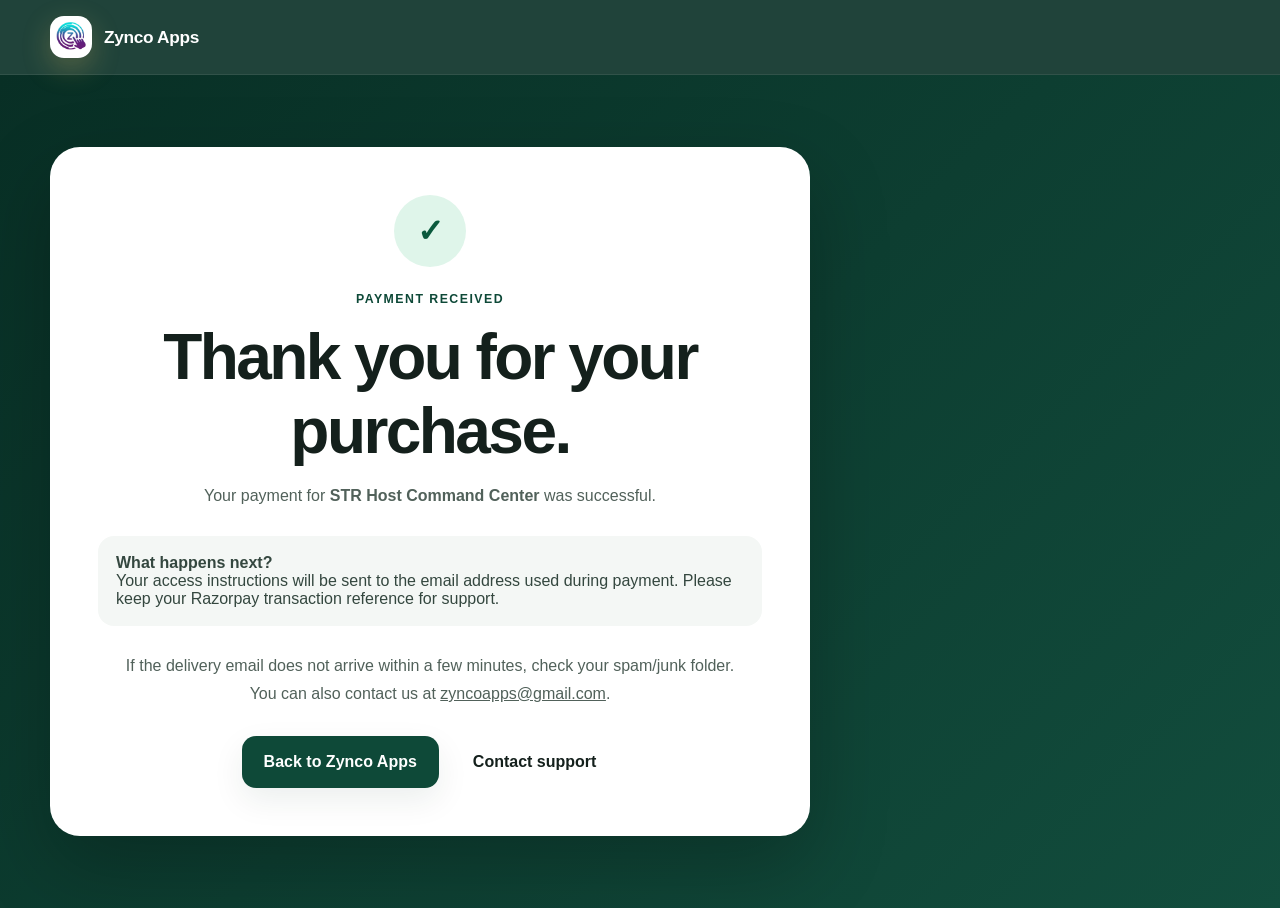
<file: payment-success.html>
<!DOCTYPE html>
<html lang="en">
<head>
  <meta charset="UTF-8">
  <meta name="viewport" content="width=device-width, initial-scale=1.0">
  <meta name="description" content="Payment confirmation for STR Host Command Center by Zynco Apps.">
  <meta name="theme-color" content="#082f25">
  <title>Payment Successful | Zynco Apps</title>
  <link rel="icon" type="image/png" href="assets/zynco-apps-icon.png">
  <link rel="stylesheet" href="styles.css">
  <link rel="stylesheet" href="commerce.css">
  <script src="script.js" defer></script>
  <style>
    .success-page{min-height:calc(100vh - 74px);display:grid;place-items:center;padding:72px 0;background:linear-gradient(135deg,#082f25,#124d3d)}
    .success-card{max-width:760px;padding:48px;border-radius:30px;background:#fff;box-shadow:0 30px 80px rgba(0,0,0,.24);text-align:center}
    .success-icon{width:72px;height:72px;margin:0 auto 22px;display:grid;place-items:center;border-radius:50%;background:#dff5ea;color:#0a593d;font-size:2rem;font-weight:900}
    .success-card h1{margin:0 0 14px;font-size:clamp(2.2rem,5vw,4rem);letter-spacing:-.04em}
    .success-card p{max-width:620px;margin:0 auto 18px;color:#51615a;line-height:1.75}
    .success-note{margin:26px 0;padding:18px;border-radius:16px;background:#f4f7f5;text-align:left;color:#34473f}
    .success-actions{display:flex;gap:12px;justify-content:center;flex-wrap:wrap;margin-top:28px}
    @media(max-width:720px){.success-card{padding:30px 22px}}
  </style>
</head>
<body>
  <header class="site-header">
    <div class="container navbar">
      <a class="brand" href="index.html">
        <span class="brand-mark"><img src="assets/zynco-apps-icon.png" alt="Zynco Apps logo"></span>
        <span class="brand-name">Zynco Apps</span>
      </a>
    </div>
  </header>

  <main class="success-page">
    <div class="container">
      <section class="success-card">
        <div class="success-icon">✓</div>
        <span class="section-label">Payment received</span>
        <h1>Thank you for your purchase.</h1>
        <p>Your payment for <strong>STR Host Command Center</strong> was successful.</p>
        <div class="success-note">
          <strong>What happens next?</strong><br>
          Your access instructions will be sent to the email address used during payment. Please keep your Razorpay transaction reference for support.
        </div>
        <p>If the delivery email does not arrive within a few minutes, check your spam/junk folder. You can also contact us at <a href="mailto:zyncoapps@gmail.com">zyncoapps@gmail.com</a>.</p>
        <div class="success-actions">
          <a class="button button-dark" href="index.html">Back to Zynco Apps</a>
          <a class="button" href="mailto:zyncoapps@gmail.com?subject=STR%20Host%20Command%20Center%20Purchase%20Support">Contact support</a>
        </div>
      </section>
    </div>
  </main>
</body>
</html>
</file>
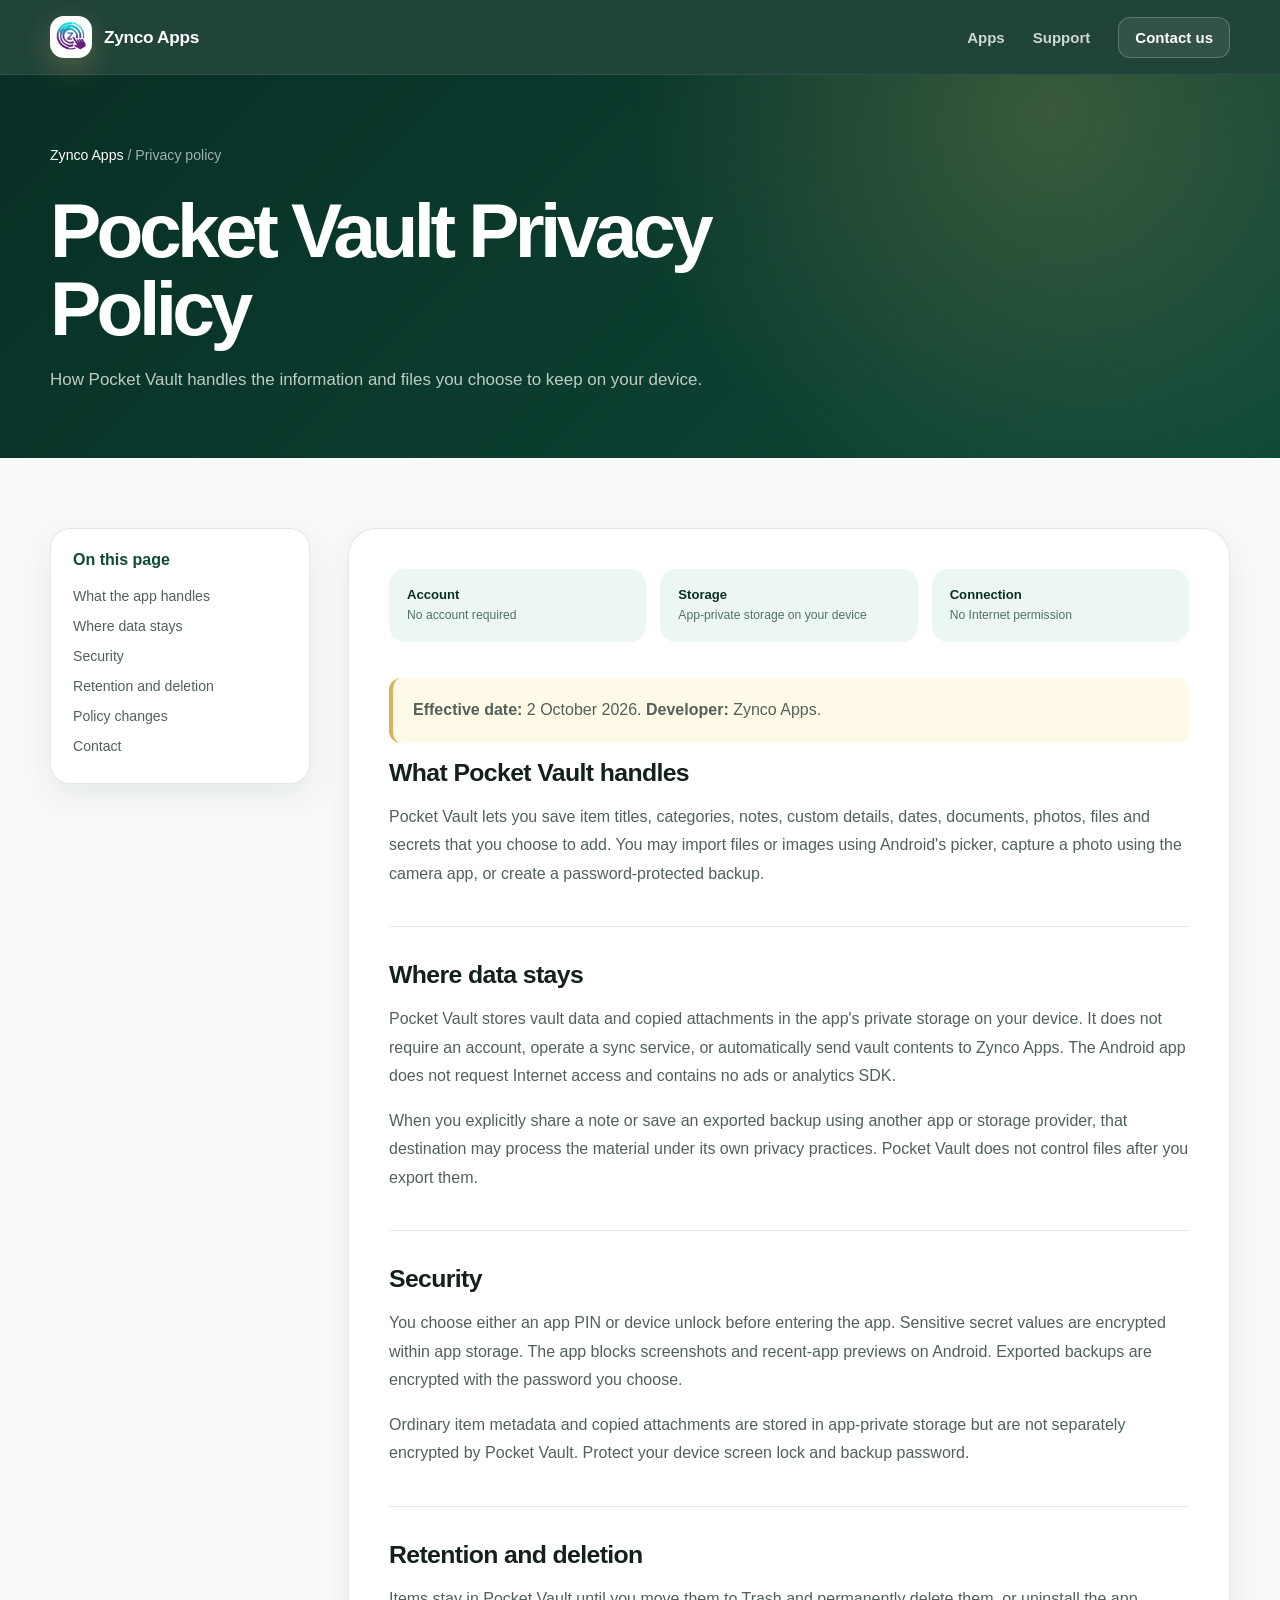
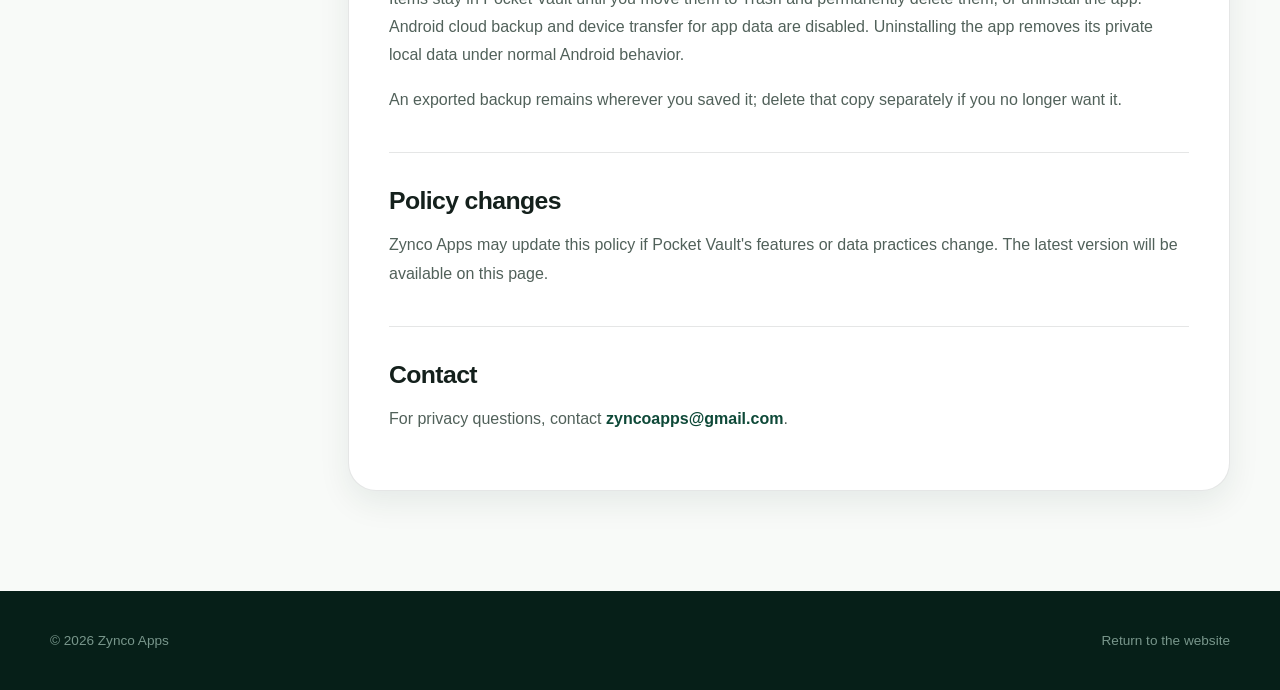
<file: pocket-vault-privacy.html>
<!DOCTYPE html>
<html lang="en">
<head>
  <meta charset="UTF-8">
  <meta name="viewport" content="width=device-width, initial-scale=1.0">
  <meta name="description" content="Privacy policy for Pocket Vault, published by Zynco Apps.">
  <meta name="theme-color" content="#082f25">
  <title>Pocket Vault Privacy Policy | Zynco Apps</title>
  <link rel="icon" type="image/png" href="assets/zynco-apps-icon.png">
  <link rel="apple-touch-icon" href="assets/zynco-apps-icon.png">
  <link rel="stylesheet" href="styles.css">
  <script src="script.js" defer></script>
</head>
<body>
  <header class="site-header">
    <div class="container navbar">
      <a class="brand" href="index.html" aria-label="Zynco Apps home">
        <span class="brand-mark"><img src="assets/zynco-apps-icon.png" alt="Zynco Apps logo"></span>
        <span class="brand-name">Zynco Apps</span>
      </a>
      <button class="menu-button" type="button" aria-label="Open navigation" aria-expanded="false">☰</button>
      <nav class="nav-links" aria-label="Primary navigation">
        <a href="index.html#apps">Apps</a>
        <a href="index.html#support">Support</a>
        <a class="nav-cta" href="mailto:zyncoapps@gmail.com">Contact us</a>
      </nav>
    </div>
  </header>

  <main>
    <section class="legal-hero">
      <div class="container">
        <div class="breadcrumb"><a href="index.html">Zynco Apps</a> / Privacy policy</div>
        <h1>Pocket Vault Privacy Policy</h1>
        <p>How Pocket Vault handles the information and files you choose to keep on your device.</p>
      </div>
    </section>

    <div class="container legal-layout">
      <aside class="legal-sidebar">
        <strong>On this page</strong>
        <a href="#data">What the app handles</a>
        <a href="#storage">Where data stays</a>
        <a href="#security">Security</a>
        <a href="#retention">Retention and deletion</a>
        <a href="#changes">Policy changes</a>
        <a href="#contact">Contact</a>
      </aside>

      <article class="legal-content">
        <div class="policy-summary">
          <div><strong>Account</strong><span>No account required</span></div>
          <div><strong>Storage</strong><span>App-private storage on your device</span></div>
          <div><strong>Connection</strong><span>No Internet permission</span></div>
        </div>

        <p class="legal-note"><strong>Effective date:</strong> 2 October 2026. <strong>Developer:</strong> Zynco Apps.</p>

        <section id="data">
          <h2>What Pocket Vault handles</h2>
          <p>Pocket Vault lets you save item titles, categories, notes, custom details, dates, documents, photos, files and secrets that you choose to add. You may import files or images using Android's picker, capture a photo using the camera app, or create a password-protected backup.</p>
        </section>

        <section id="storage">
          <h2>Where data stays</h2>
          <p>Pocket Vault stores vault data and copied attachments in the app's private storage on your device. It does not require an account, operate a sync service, or automatically send vault contents to Zynco Apps. The Android app does not request Internet access and contains no ads or analytics SDK.</p>
          <p>When you explicitly share a note or save an exported backup using another app or storage provider, that destination may process the material under its own privacy practices. Pocket Vault does not control files after you export them.</p>
        </section>

        <section id="security">
          <h2>Security</h2>
          <p>You choose either an app PIN or device unlock before entering the app. Sensitive secret values are encrypted within app storage. The app blocks screenshots and recent-app previews on Android. Exported backups are encrypted with the password you choose.</p>
          <p>Ordinary item metadata and copied attachments are stored in app-private storage but are not separately encrypted by Pocket Vault. Protect your device screen lock and backup password.</p>
        </section>

        <section id="retention">
          <h2>Retention and deletion</h2>
          <p>Items stay in Pocket Vault until you move them to Trash and permanently delete them, or uninstall the app. Android cloud backup and device transfer for app data are disabled. Uninstalling the app removes its private local data under normal Android behavior.</p>
          <p>An exported backup remains wherever you saved it; delete that copy separately if you no longer want it.</p>
        </section>

        <section id="changes">
          <h2>Policy changes</h2>
          <p>Zynco Apps may update this policy if Pocket Vault's features or data practices change. The latest version will be available on this page.</p>
        </section>

        <section id="contact">
          <h2>Contact</h2>
          <p>For privacy questions, contact <a class="text-link" href="mailto:zyncoapps@gmail.com">zyncoapps@gmail.com</a>.</p>
        </section>
      </article>
    </div>
  </main>

  <footer class="site-footer">
    <div class="container footer-bottom" style="margin-top:0;padding-top:0;border-top:0;">
      <span>© 2026 Zynco Apps</span>
      <span><a href="index.html" style="color:inherit;text-decoration:none;">Return to the website</a></span>
    </div>
  </footer>
</body>
</html>
</file>
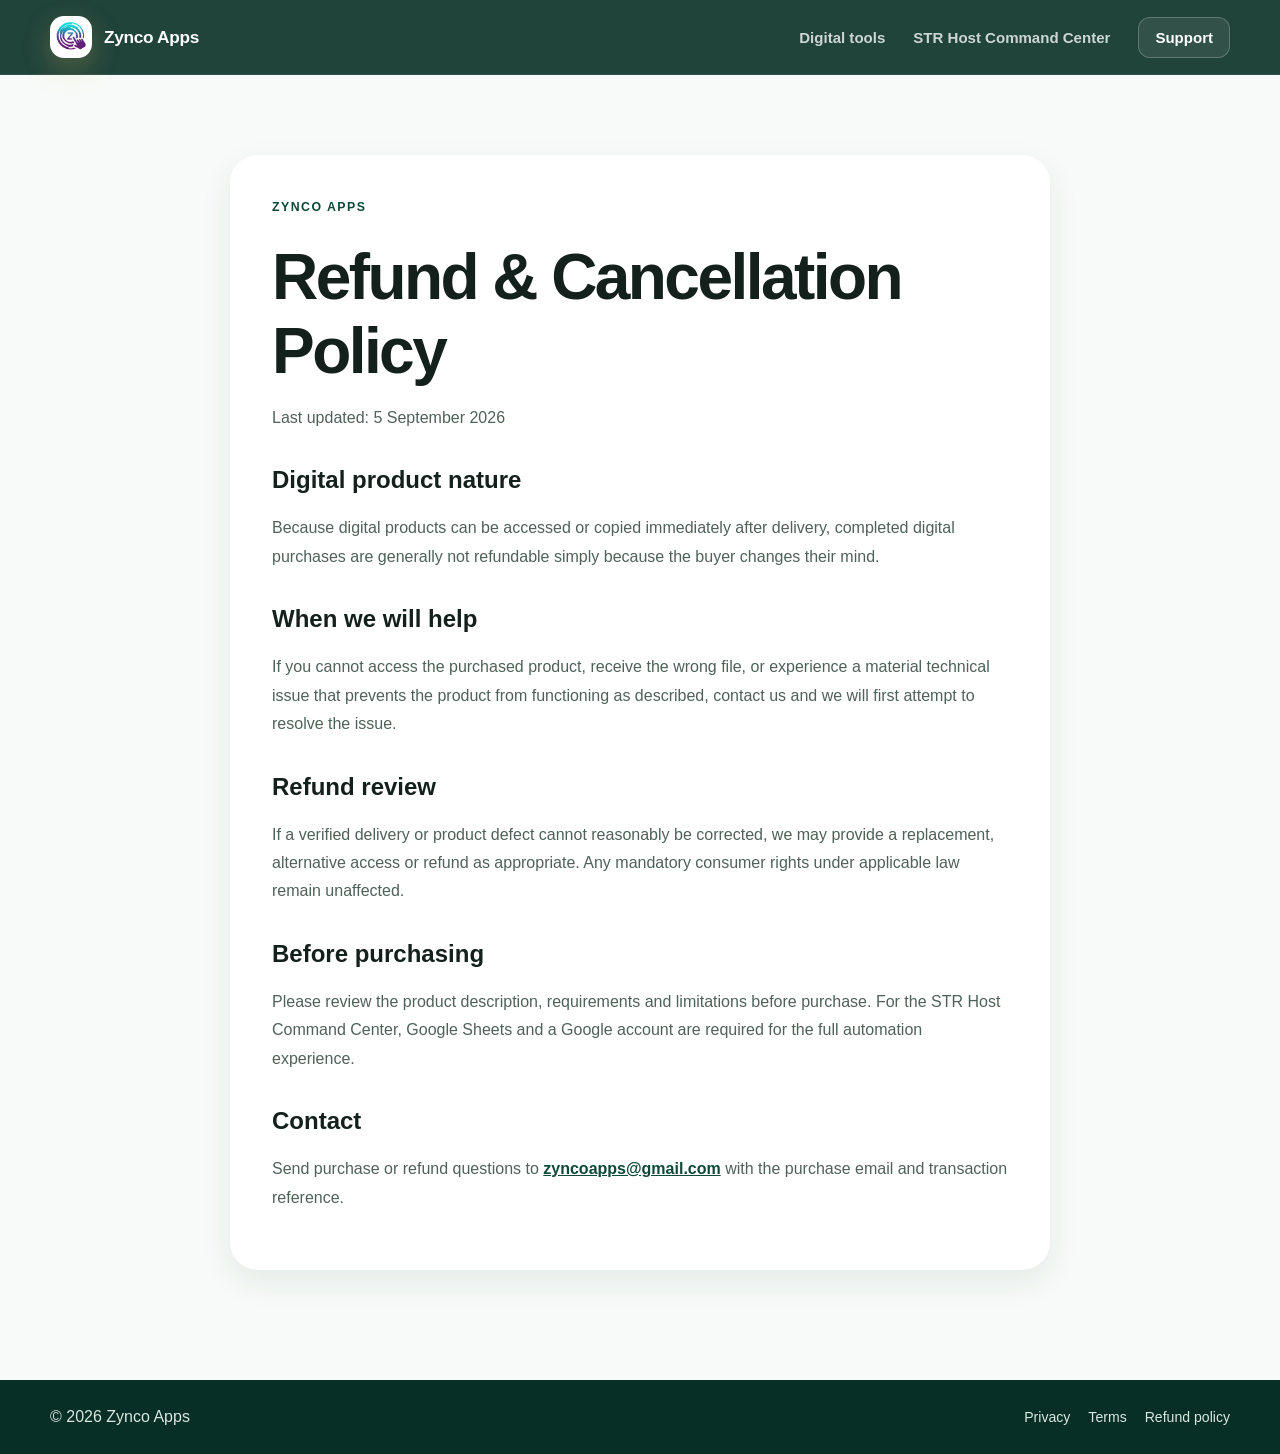
<file: refund-policy.html>
<!DOCTYPE html><html lang="en"><head><meta charset="UTF-8"><meta name="viewport" content="width=device-width, initial-scale=1.0"><meta name="description" content="Refund and cancellation policy for Zynco Apps digital products."><meta name="theme-color" content="#082f25"><title>Refund & Cancellation Policy | Zynco Apps</title><link rel="icon" type="image/png" href="assets/zynco-apps-icon.png"><link rel="stylesheet" href="styles.css"><link rel="stylesheet" href="commerce.css"><script src="script.js" defer></script></head><body><header class="site-header"><div class="container navbar"><a class="brand" href="index.html"><span class="brand-mark"><img src="assets/zynco-apps-icon.png" alt="Zynco Apps logo"></span><span class="brand-name">Zynco Apps</span></a><button class="menu-button" type="button" aria-label="Open navigation" aria-expanded="false">☰</button><nav class="nav-links"><a href="index.html#tools">Digital tools</a><a href="str-host-command-center.html">STR Host Command Center</a><a class="nav-cta" href="mailto:zyncoapps@gmail.com">Support</a></nav></div></header><main class="policy-page"><div class="container policy-shell"><span class="section-label">Zynco Apps</span><h1>Refund & Cancellation Policy</h1><p class="policy-updated">Last updated: 5 September 2026</p><h2>Digital product nature</h2><p>Because digital products can be accessed or copied immediately after delivery, completed digital purchases are generally not refundable simply because the buyer changes their mind.</p><h2>When we will help</h2><p>If you cannot access the purchased product, receive the wrong file, or experience a material technical issue that prevents the product from functioning as described, contact us and we will first attempt to resolve the issue.</p><h2>Refund review</h2><p>If a verified delivery or product defect cannot reasonably be corrected, we may provide a replacement, alternative access or refund as appropriate. Any mandatory consumer rights under applicable law remain unaffected.</p><h2>Before purchasing</h2><p>Please review the product description, requirements and limitations before purchase. For the STR Host Command Center, Google Sheets and a Google account are required for the full automation experience.</p><h2>Contact</h2><p>Send purchase or refund questions to <a href="mailto:zyncoapps@gmail.com">zyncoapps@gmail.com</a> with the purchase email and transaction reference.</p></div></main><footer class="site-footer"><div class="container footer-row"><span>© 2026 Zynco Apps</span><nav><a href="store-privacy.html">Privacy</a><a href="terms.html">Terms</a><a href="refund-policy.html">Refund policy</a></nav></div></footer></body></html>
</file>
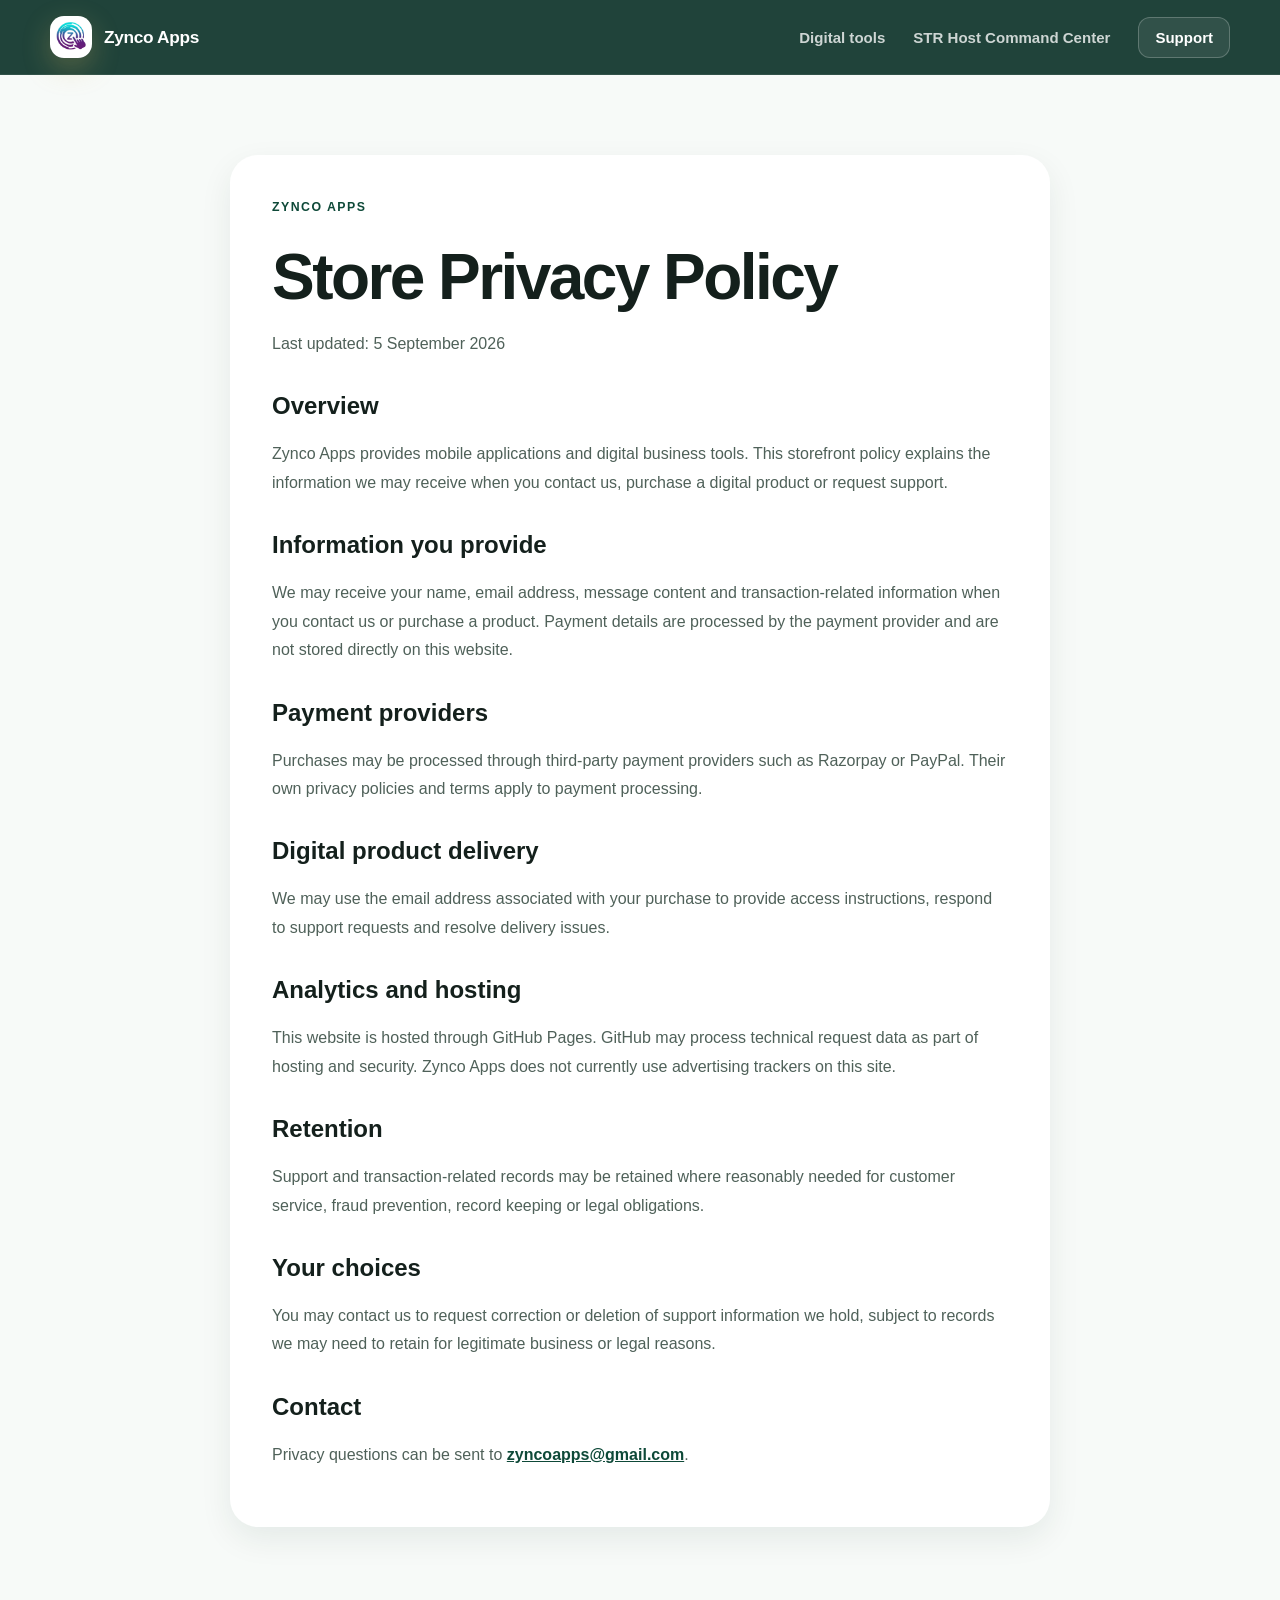
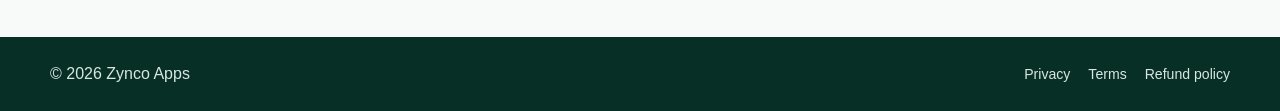
<file: store-privacy.html>
<!DOCTYPE html><html lang="en"><head><meta charset="UTF-8"><meta name="viewport" content="width=device-width, initial-scale=1.0"><meta name="description" content="Privacy policy for Zynco Apps digital products and website."><meta name="theme-color" content="#082f25"><title>Store Privacy Policy | Zynco Apps</title><link rel="icon" type="image/png" href="assets/zynco-apps-icon.png"><link rel="stylesheet" href="styles.css"><link rel="stylesheet" href="commerce.css"><script src="script.js" defer></script></head><body><header class="site-header"><div class="container navbar"><a class="brand" href="index.html"><span class="brand-mark"><img src="assets/zynco-apps-icon.png" alt="Zynco Apps logo"></span><span class="brand-name">Zynco Apps</span></a><button class="menu-button" type="button" aria-label="Open navigation" aria-expanded="false">☰</button><nav class="nav-links"><a href="index.html#tools">Digital tools</a><a href="str-host-command-center.html">STR Host Command Center</a><a class="nav-cta" href="mailto:zyncoapps@gmail.com">Support</a></nav></div></header><main class="policy-page"><div class="container policy-shell"><span class="section-label">Zynco Apps</span><h1>Store Privacy Policy</h1><p class="policy-updated">Last updated: 5 September 2026</p><h2>Overview</h2><p>Zynco Apps provides mobile applications and digital business tools. This storefront policy explains the information we may receive when you contact us, purchase a digital product or request support.</p><h2>Information you provide</h2><p>We may receive your name, email address, message content and transaction-related information when you contact us or purchase a product. Payment details are processed by the payment provider and are not stored directly on this website.</p><h2>Payment providers</h2><p>Purchases may be processed through third-party payment providers such as Razorpay or PayPal. Their own privacy policies and terms apply to payment processing.</p><h2>Digital product delivery</h2><p>We may use the email address associated with your purchase to provide access instructions, respond to support requests and resolve delivery issues.</p><h2>Analytics and hosting</h2><p>This website is hosted through GitHub Pages. GitHub may process technical request data as part of hosting and security. Zynco Apps does not currently use advertising trackers on this site.</p><h2>Retention</h2><p>Support and transaction-related records may be retained where reasonably needed for customer service, fraud prevention, record keeping or legal obligations.</p><h2>Your choices</h2><p>You may contact us to request correction or deletion of support information we hold, subject to records we may need to retain for legitimate business or legal reasons.</p><h2>Contact</h2><p>Privacy questions can be sent to <a href="mailto:zyncoapps@gmail.com">zyncoapps@gmail.com</a>.</p></div></main><footer class="site-footer"><div class="container footer-row"><span>© 2026 Zynco Apps</span><nav><a href="store-privacy.html">Privacy</a><a href="terms.html">Terms</a><a href="refund-policy.html">Refund policy</a></nav></div></footer></body></html>
</file>
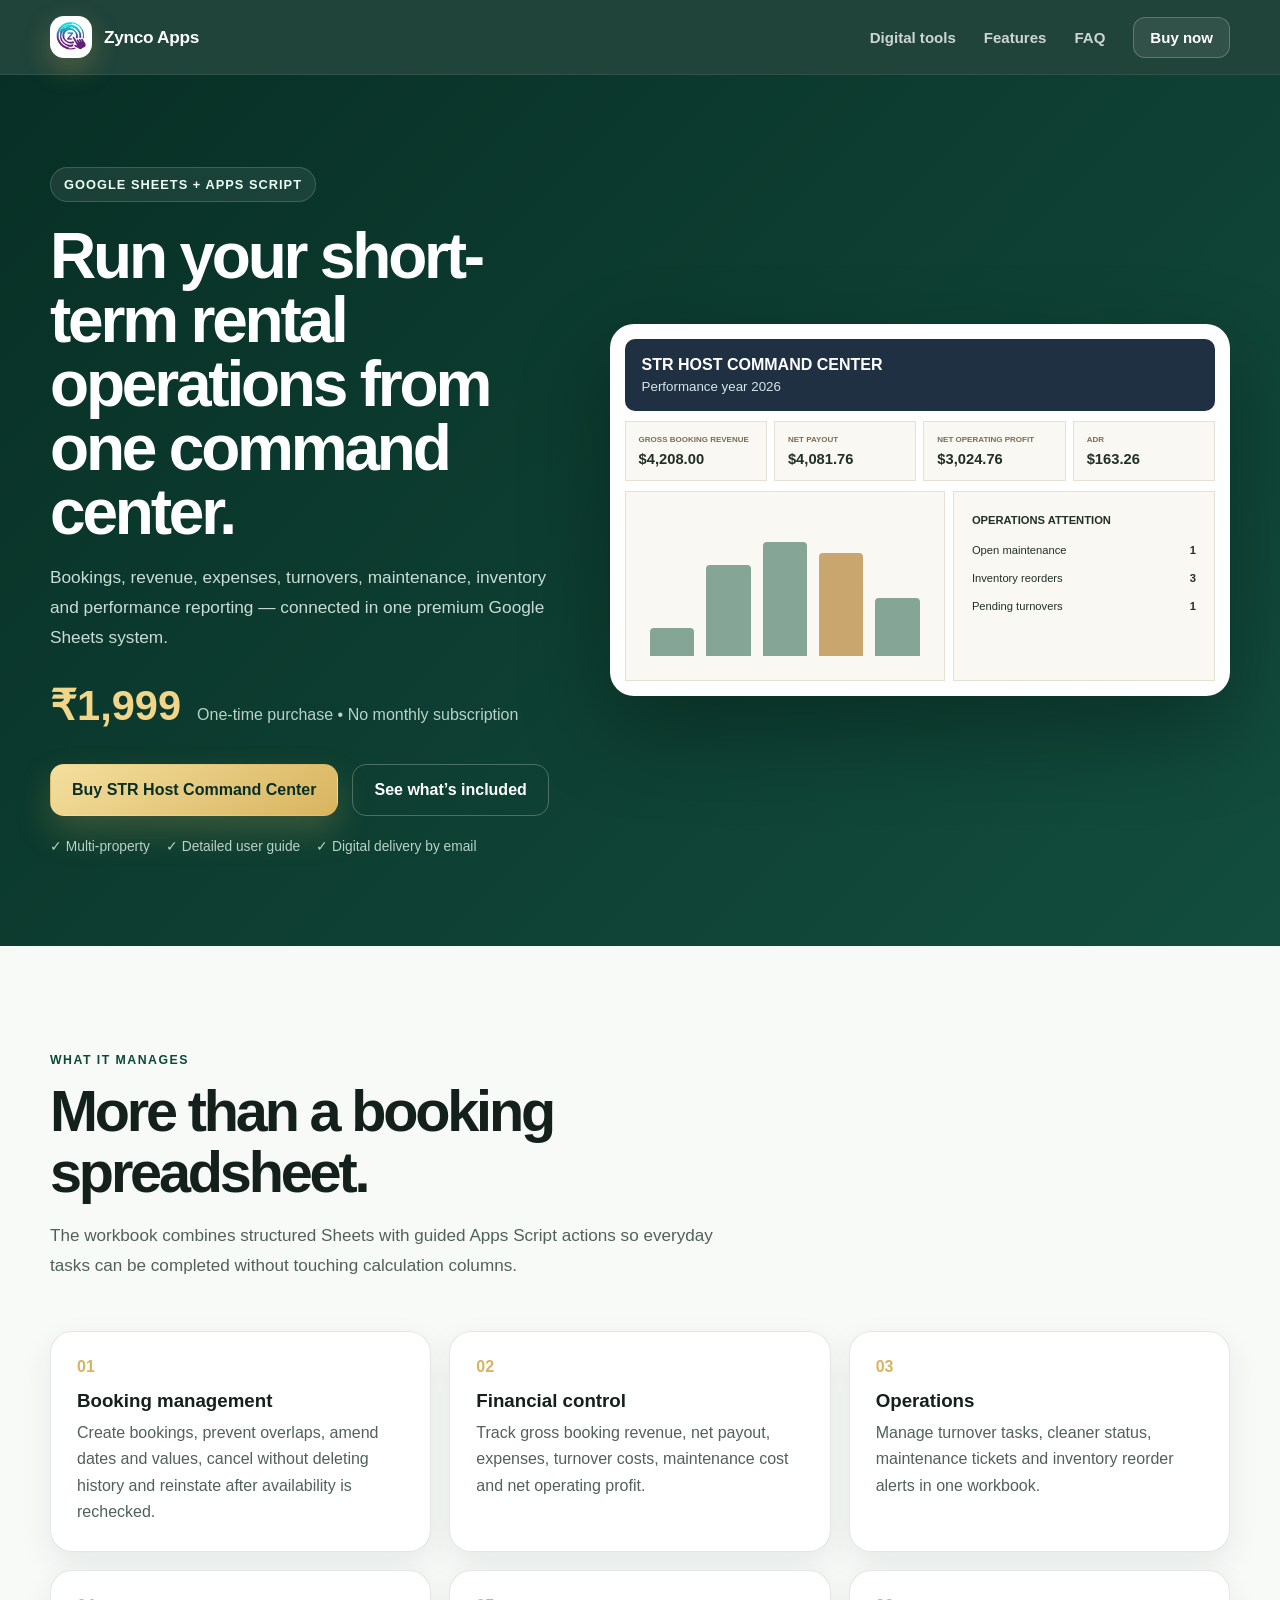
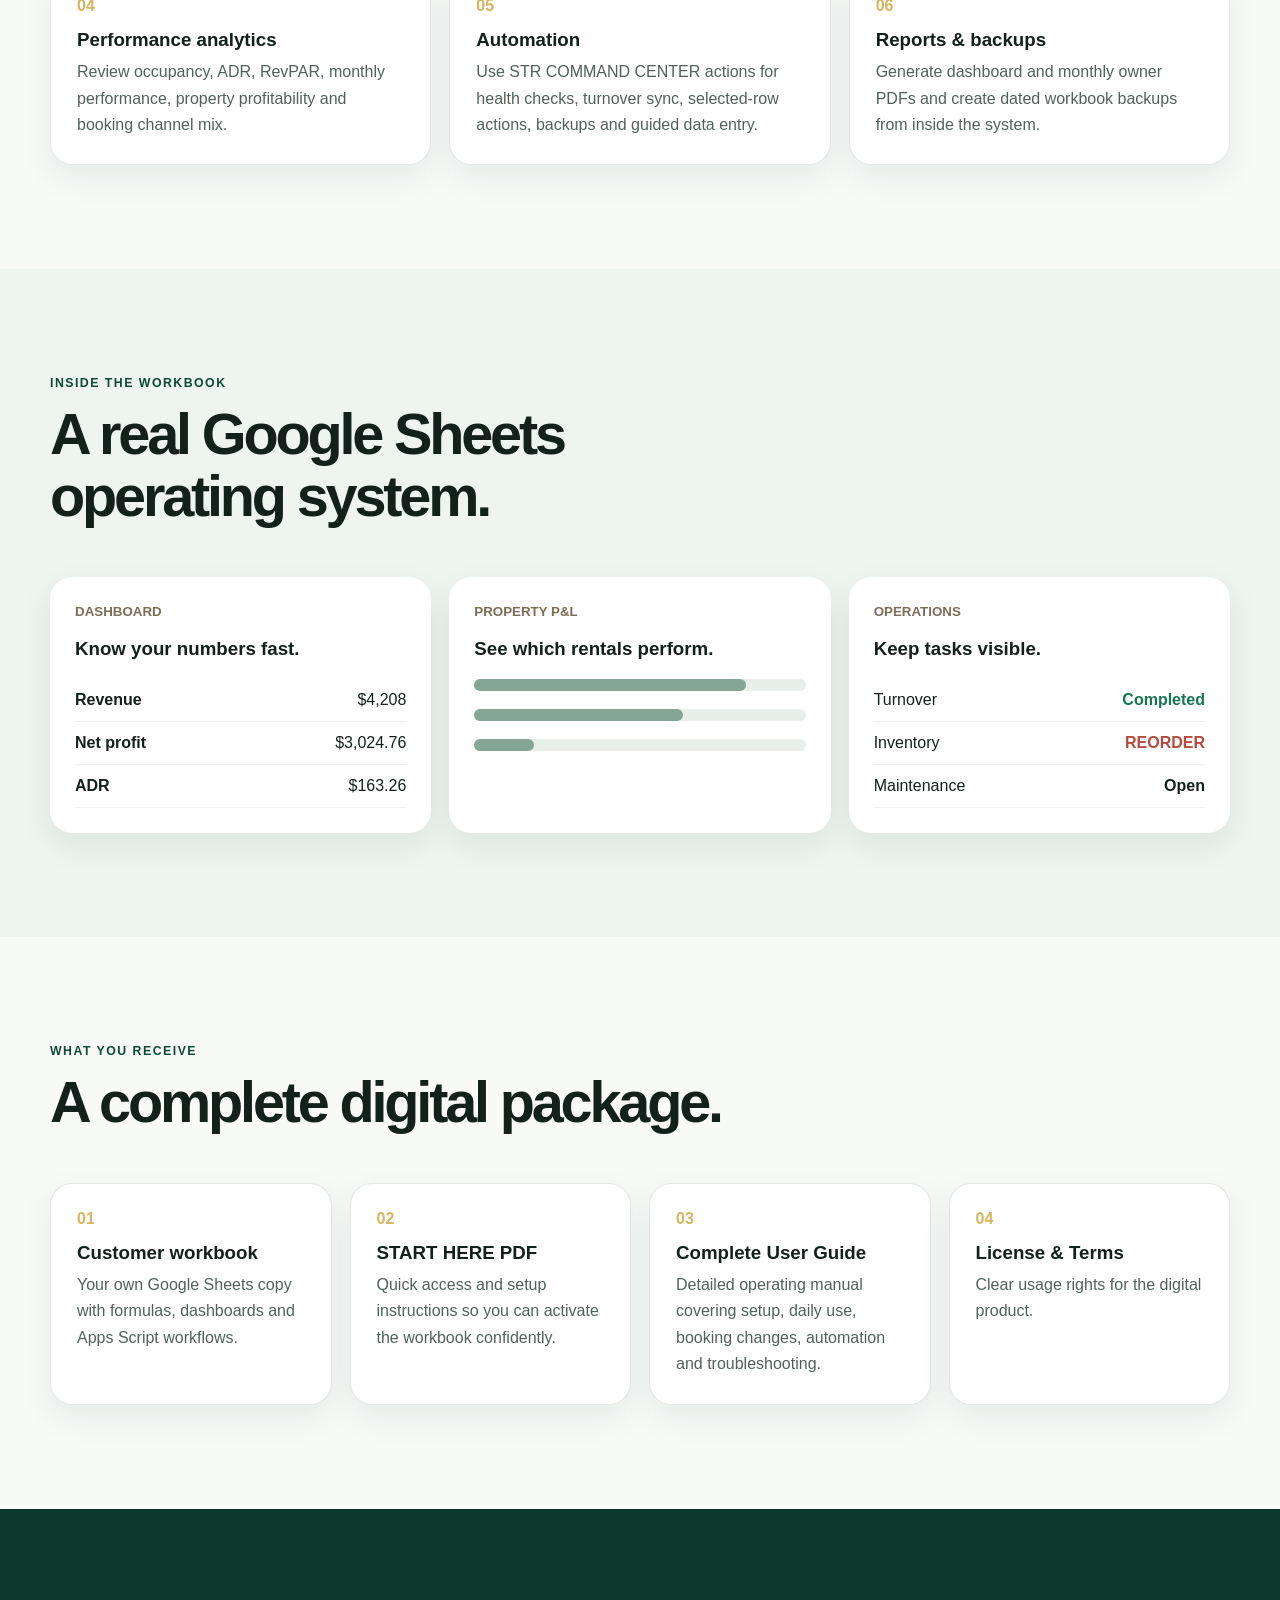
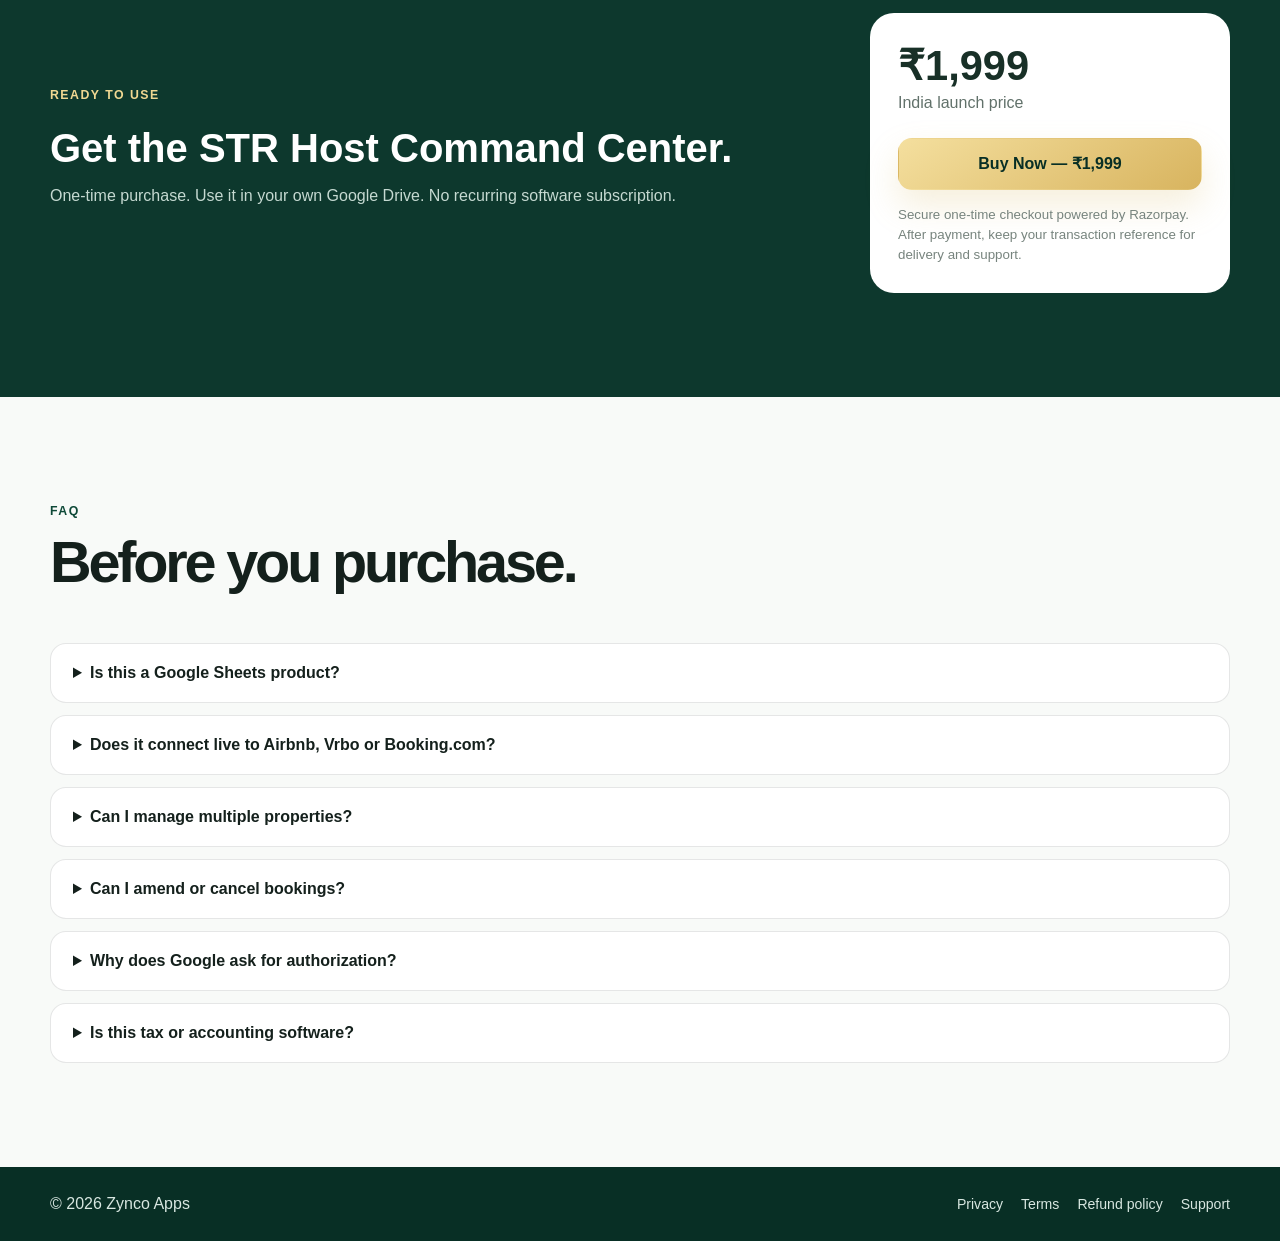
<file: str-host-command-center.html>
<!DOCTYPE html>
<html lang="en">
<head>
<meta charset="UTF-8"><meta name="viewport" content="width=device-width, initial-scale=1.0">
<meta name="description" content="STR Host Command Center is a premium Google Sheets dashboard for short-term rental hosts with booking management, expenses, turnovers, inventory, reporting and Apps Script automation.">
<meta name="theme-color" content="#082f25"><title>STR Host Command Center | Zynco Apps</title>
<link rel="icon" type="image/png" href="assets/zynco-apps-icon.png"><link rel="stylesheet" href="styles.css"><link rel="stylesheet" href="commerce.css"><script src="script.js" defer></script>
</head>
<body>
<header class="site-header"><div class="container navbar"><a class="brand" href="index.html"><span class="brand-mark"><img src="assets/zynco-apps-icon.png" alt="Zynco Apps logo"></span><span class="brand-name">Zynco Apps</span></a><button class="menu-button" type="button" aria-label="Open navigation" aria-expanded="false">☰</button><nav class="nav-links"><a href="index.html#tools">Digital tools</a><a href="#features">Features</a><a href="#faq">FAQ</a><a class="nav-cta" href="#buy">Buy now</a></nav></div></header>
<main>
<section class="product-hero"><div class="container product-hero-grid"><div><span class="kicker dark-kicker">Google Sheets + Apps Script</span><h1>Run your short-term rental operations from one command center.</h1><p>Bookings, revenue, expenses, turnovers, maintenance, inventory and performance reporting — connected in one premium Google Sheets system.</p><div class="price-row"><strong>₹1,999</strong><span>One-time purchase • No monthly subscription</span></div><div class="hero-actions"><a class="button button-primary" href="#buy">Buy STR Host Command Center</a><a class="button button-outline" href="#features">See what’s included</a></div><div class="purchase-notes"><span>✓ Multi-property</span><span>✓ Detailed user guide</span><span>✓ Digital delivery by email</span></div></div><div class="product-dashboard-mock"><div class="mock-sheet-header"><span>STR HOST COMMAND CENTER</span><small>Performance year 2026</small></div><div class="mock-kpis"><div><small>GROSS BOOKING REVENUE</small><strong>$4,208.00</strong></div><div><small>NET PAYOUT</small><strong>$4,081.76</strong></div><div><small>NET OPERATING PROFIT</small><strong>$3,024.76</strong></div><div><small>ADR</small><strong>$163.26</strong></div></div><div class="mock-bottom"><div class="mock-bars"><i></i><i></i><i></i><i></i><i></i></div><div class="mock-alerts"><b>OPERATIONS ATTENTION</b><span>Open maintenance <em>1</em></span><span>Inventory reorders <em>3</em></span><span>Pending turnovers <em>1</em></span></div></div></div></div></section>

<section class="section" id="features"><div class="container"><div class="section-heading"><span class="section-label">What it manages</span><h2>More than a booking spreadsheet.</h2><p>The workbook combines structured Sheets with guided Apps Script actions so everyday tasks can be completed without touching calculation columns.</p></div><div class="feature-card-grid">
<article><span>01</span><h3>Booking management</h3><p>Create bookings, prevent overlaps, amend dates and values, cancel without deleting history and reinstate after availability is rechecked.</p></article>
<article><span>02</span><h3>Financial control</h3><p>Track gross booking revenue, net payout, expenses, turnover costs, maintenance cost and net operating profit.</p></article>
<article><span>03</span><h3>Operations</h3><p>Manage turnover tasks, cleaner status, maintenance tickets and inventory reorder alerts in one workbook.</p></article>
<article><span>04</span><h3>Performance analytics</h3><p>Review occupancy, ADR, RevPAR, monthly performance, property profitability and booking channel mix.</p></article>
<article><span>05</span><h3>Automation</h3><p>Use STR COMMAND CENTER actions for health checks, turnover sync, selected-row actions, backups and guided data entry.</p></article>
<article><span>06</span><h3>Reports & backups</h3><p>Generate dashboard and monthly owner PDFs and create dated workbook backups from inside the system.</p></article>
</div></div></section>

<section class="section section-soft"><div class="container"><div class="section-heading"><span class="section-label">Inside the workbook</span><h2>A real Google Sheets operating system.</h2></div><div class="sheet-showcase-grid"><div class="sheet-card"><small>DASHBOARD</small><h3>Know your numbers fast.</h3><div class="metric-line"><b>Revenue</b><span>$4,208</span></div><div class="metric-line"><b>Net profit</b><span>$3,024.76</span></div><div class="metric-line"><b>ADR</b><span>$163.26</span></div></div><div class="sheet-card"><small>PROPERTY P&amp;L</small><h3>See which rentals perform.</h3><div class="profit-bar"><span style="width:82%"></span></div><div class="profit-bar"><span style="width:63%"></span></div><div class="profit-bar"><span style="width:18%"></span></div></div><div class="sheet-card"><small>OPERATIONS</small><h3>Keep tasks visible.</h3><div class="status-row"><span>Turnover</span><b class="status-good">Completed</b></div><div class="status-row"><span>Inventory</span><b class="status-warn">REORDER</b></div><div class="status-row"><span>Maintenance</span><b>Open</b></div></div></div></div></section>

<section class="section"><div class="container"><div class="section-heading"><span class="section-label">What you receive</span><h2>A complete digital package.</h2></div><div class="delivery-grid"><article><b>01</b><h3>Customer workbook</h3><p>Your own Google Sheets copy with formulas, dashboards and Apps Script workflows.</p></article><article><b>02</b><h3>START HERE PDF</h3><p>Quick access and setup instructions so you can activate the workbook confidently.</p></article><article><b>03</b><h3>Complete User Guide</h3><p>Detailed operating manual covering setup, daily use, booking changes, automation and troubleshooting.</p></article><article><b>04</b><h3>License & Terms</h3><p>Clear usage rights for the digital product.</p></article></div></div></section>

<section class="section section-dark" id="buy"><div class="container buy-grid"><div><span class="section-label light-label">Ready to use</span><h2>Get the STR Host Command Center.</h2><p>One-time purchase. Use it in your own Google Drive. No recurring software subscription.</p></div><div class="buy-card"><strong>₹1,999</strong><span>India launch price</span><a class="button button-primary" href="https://rzp.io/rzp/str-host-command-center" target="_blank" rel="noopener">Buy Now — ₹1,999</a><small>Secure one-time checkout powered by Razorpay. After payment, keep your transaction reference for delivery and support.</small></div></div></section>

<section class="section" id="faq"><div class="container"><div class="section-heading"><span class="section-label">FAQ</span><h2>Before you purchase.</h2></div><div class="faq-list"><details><summary>Is this a Google Sheets product?</summary><p>Yes. The complete Ultimate Apps experience is designed for Google Sheets and uses bound Apps Script for guided actions and automation.</p></details><details><summary>Does it connect live to Airbnb, Vrbo or Booking.com?</summary><p>No. You enter booking and operating data in your own workbook. It is not a channel manager or live booking-platform integration.</p></details><details><summary>Can I manage multiple properties?</summary><p>Yes. The system includes multi-property setup, Property P&amp;L and channel analysis.</p></details><details><summary>Can I amend or cancel bookings?</summary><p>Yes. Version 1.2.0 includes guided amendment, cancellation and reinstatement workflows with overlap checking and turnover reconciliation.</p></details><details><summary>Why does Google ask for authorization?</summary><p>The automation runs inside your own copy and needs permission to perform actions such as updating workbook data, creating triggers, generating reports and making backups.</p></details><details><summary>Is this tax or accounting software?</summary><p>No. It is an operations and management-reporting tool and does not replace professional tax, legal or accounting advice.</p></details></div></div></section>
</main>
<footer class="site-footer"><div class="container footer-row"><span>© 2026 Zynco Apps</span><nav><a href="store-privacy.html">Privacy</a><a href="terms.html">Terms</a><a href="refund-policy.html">Refund policy</a><a href="mailto:zyncoapps@gmail.com">Support</a></nav></div></footer>
</body></html>
</file>
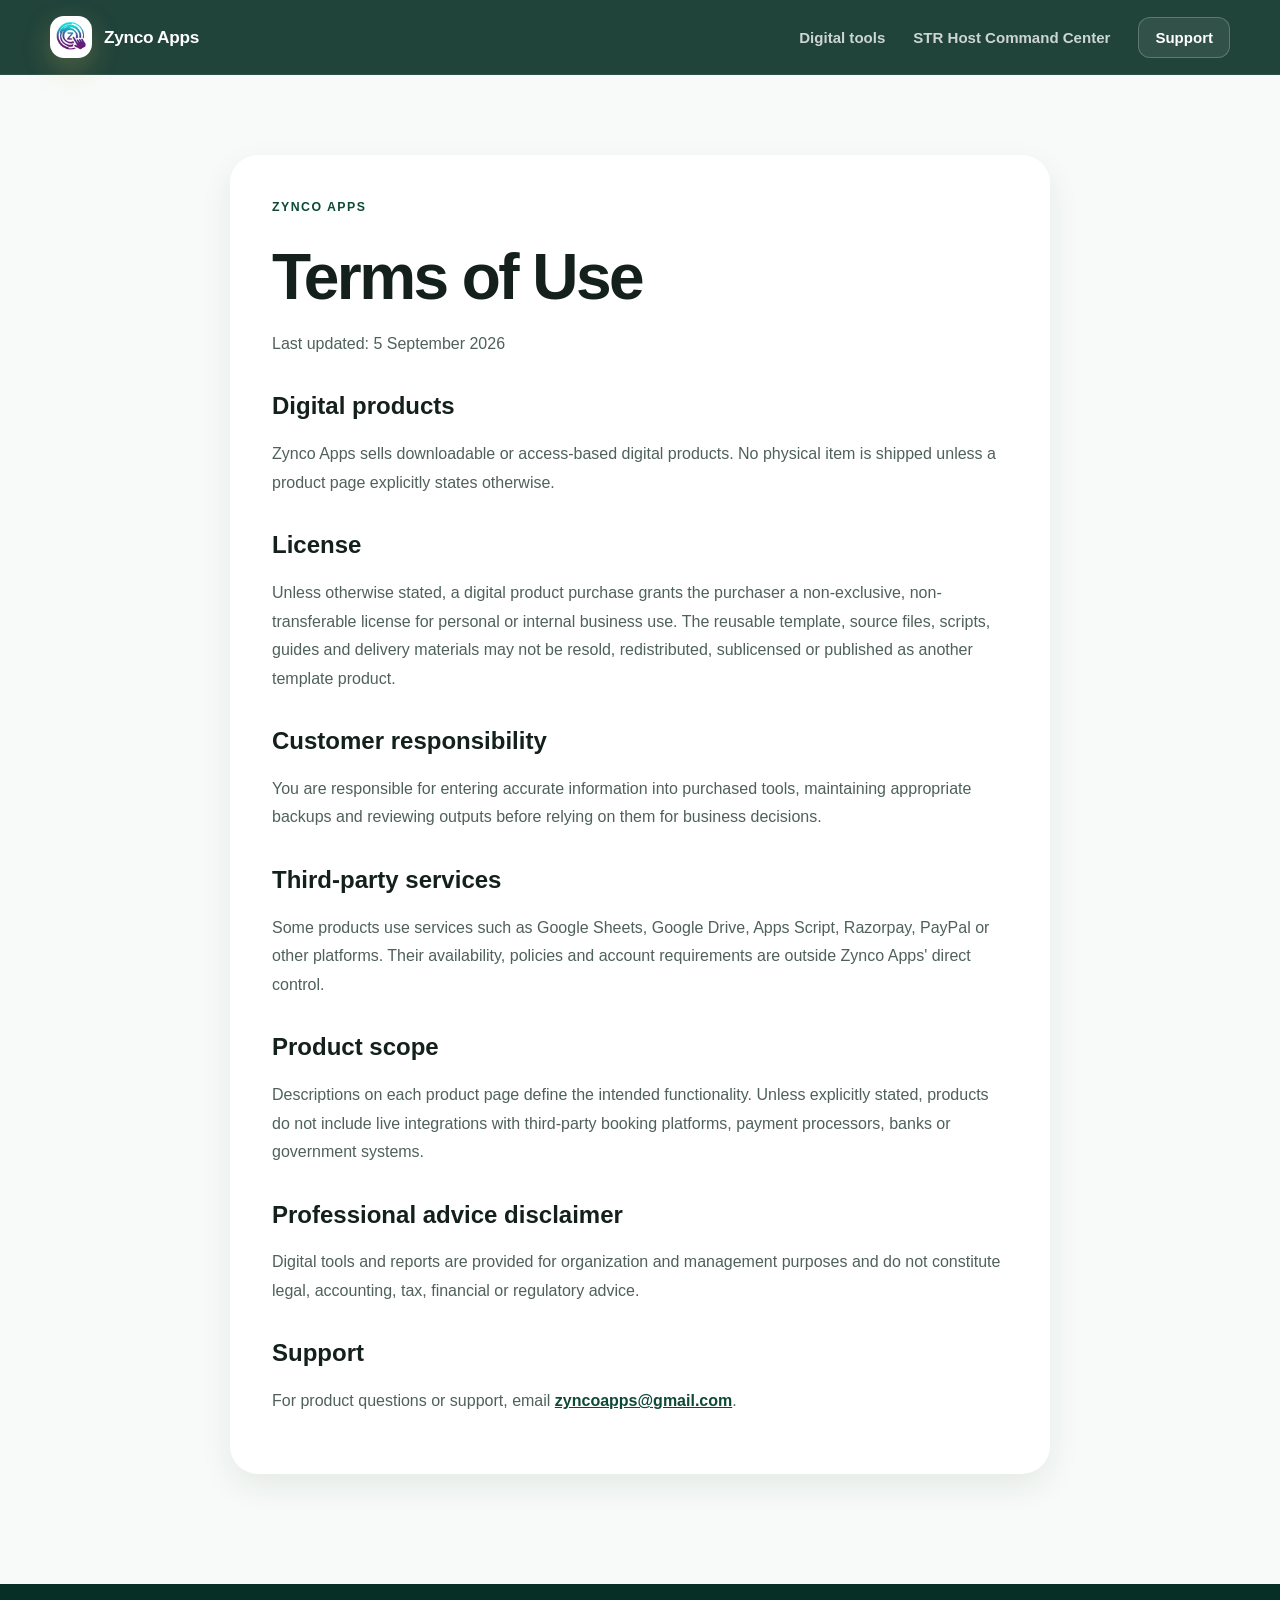
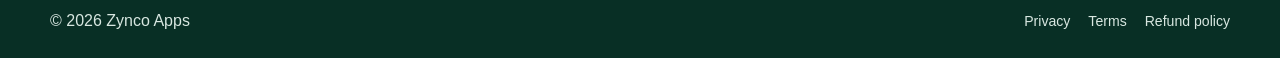
<file: terms.html>
<!DOCTYPE html><html lang="en"><head><meta charset="UTF-8"><meta name="viewport" content="width=device-width, initial-scale=1.0"><meta name="description" content="Terms for Zynco Apps digital products and website."><meta name="theme-color" content="#082f25"><title>Terms of Use | Zynco Apps</title><link rel="icon" type="image/png" href="assets/zynco-apps-icon.png"><link rel="stylesheet" href="styles.css"><link rel="stylesheet" href="commerce.css"><script src="script.js" defer></script></head><body><header class="site-header"><div class="container navbar"><a class="brand" href="index.html"><span class="brand-mark"><img src="assets/zynco-apps-icon.png" alt="Zynco Apps logo"></span><span class="brand-name">Zynco Apps</span></a><button class="menu-button" type="button" aria-label="Open navigation" aria-expanded="false">☰</button><nav class="nav-links"><a href="index.html#tools">Digital tools</a><a href="str-host-command-center.html">STR Host Command Center</a><a class="nav-cta" href="mailto:zyncoapps@gmail.com">Support</a></nav></div></header><main class="policy-page"><div class="container policy-shell"><span class="section-label">Zynco Apps</span><h1>Terms of Use</h1><p class="policy-updated">Last updated: 5 September 2026</p><h2>Digital products</h2><p>Zynco Apps sells downloadable or access-based digital products. No physical item is shipped unless a product page explicitly states otherwise.</p><h2>License</h2><p>Unless otherwise stated, a digital product purchase grants the purchaser a non-exclusive, non-transferable license for personal or internal business use. The reusable template, source files, scripts, guides and delivery materials may not be resold, redistributed, sublicensed or published as another template product.</p><h2>Customer responsibility</h2><p>You are responsible for entering accurate information into purchased tools, maintaining appropriate backups and reviewing outputs before relying on them for business decisions.</p><h2>Third-party services</h2><p>Some products use services such as Google Sheets, Google Drive, Apps Script, Razorpay, PayPal or other platforms. Their availability, policies and account requirements are outside Zynco Apps' direct control.</p><h2>Product scope</h2><p>Descriptions on each product page define the intended functionality. Unless explicitly stated, products do not include live integrations with third-party booking platforms, payment processors, banks or government systems.</p><h2>Professional advice disclaimer</h2><p>Digital tools and reports are provided for organization and management purposes and do not constitute legal, accounting, tax, financial or regulatory advice.</p><h2>Support</h2><p>For product questions or support, email <a href="mailto:zyncoapps@gmail.com">zyncoapps@gmail.com</a>.</p></div></main><footer class="site-footer"><div class="container footer-row"><span>© 2026 Zynco Apps</span><nav><a href="store-privacy.html">Privacy</a><a href="terms.html">Terms</a><a href="refund-policy.html">Refund policy</a></nav></div></footer></body></html>
</file>
<file: styles.css>
:root {
  --ink: #14201c;
  --ink-soft: #51615a;
  --paper: #f8faf8;
  --paper-alt: #eef4f0;
  --white: #ffffff;
  --forest: #0e4938;
  --forest-deep: #082f25;
  --mint: #cfeee0;
  --mint-strong: #72c9a4;
  --gold: #d8b45f;
  --gold-soft: #f5e8c4;
  --purple: #7651d1;
  --purple-soft: #e7defd;
  --line: rgba(20, 32, 28, 0.11);
  --shadow-sm: 0 12px 32px rgba(11, 50, 38, 0.08);
  --shadow-lg: 0 30px 80px rgba(11, 50, 38, 0.16);
  --radius-sm: 16px;
  --radius-md: 26px;
  --radius-lg: 38px;
  --container: 1180px;
}

* {
  box-sizing: border-box;
}

html {
  scroll-behavior: smooth;
}

body {
  margin: 0;
  color: var(--ink);
  background: var(--paper);
  font-family:
    Inter, ui-sans-serif, -apple-system, BlinkMacSystemFont, "Segoe UI",
    Roboto, Helvetica, Arial, sans-serif;
  -webkit-font-smoothing: antialiased;
}

body.menu-open {
  overflow: hidden;
}

img {
  max-width: 100%;
  display: block;
}

a {
  color: inherit;
}

button,
a {
  -webkit-tap-highlight-color: transparent;
}

.container {
  width: min(var(--container), calc(100% - 40px));
  margin-inline: auto;
}

.announcement {
  padding: 10px 20px;
  color: #f5fff9;
  background: var(--forest-deep);
  text-align: center;
  font-size: 0.84rem;
  letter-spacing: 0.01em;
}

.announcement strong {
  color: #ffe6a0;
}

.site-header {
  position: sticky;
  top: 0;
  z-index: 50;
  border-bottom: 1px solid rgba(255, 255, 255, 0.08);
  background: rgba(8, 47, 37, 0.9);
  backdrop-filter: blur(18px);
}

.navbar {
  min-height: 74px;
  display: flex;
  align-items: center;
  justify-content: space-between;
  gap: 28px;
}

.brand {
  display: inline-flex;
  align-items: center;
  gap: 12px;
  color: white;
  text-decoration: none;
  font-weight: 850;
  letter-spacing: -0.02em;
}

.brand-mark {
  width: 42px;
  height: 42px;
  display: grid;
  place-items: center;
  overflow: hidden;
  border-radius: 14px;
  background: transparent;
  box-shadow: 0 10px 28px rgba(216, 180, 95, 0.28);
}

.brand-mark img {
  width: 100%;
  height: 100%;
  object-fit: cover;
  display: block;
}

.brand-name {
  font-size: 1.08rem;
}

.nav-links {
  display: flex;
  align-items: center;
  gap: 28px;
}

.nav-links a {
  color: rgba(255, 255, 255, 0.78);
  text-decoration: none;
  font-size: 0.94rem;
  font-weight: 650;
}

.nav-links a:hover,
.nav-links a:focus-visible {
  color: white;
}

.nav-cta {
  padding: 11px 16px;
  border: 1px solid rgba(255, 255, 255, 0.22);
  border-radius: 12px;
  color: white !important;
  background: rgba(255, 255, 255, 0.08);
}

.menu-button {
  display: none;
  width: 44px;
  height: 44px;
  border: 1px solid rgba(255, 255, 255, 0.18);
  border-radius: 12px;
  color: white;
  background: rgba(255, 255, 255, 0.06);
  cursor: pointer;
}

.hero {
  position: relative;
  overflow: hidden;
  min-height: 720px;
  padding: 96px 0 88px;
  color: white;
  background:
    radial-gradient(circle at 82% 18%, rgba(216, 180, 95, 0.22), transparent 26rem),
    radial-gradient(circle at 8% 82%, rgba(114, 201, 164, 0.18), transparent 30rem),
    linear-gradient(135deg, #082f25 0%, #0d4938 55%, #0a3b2e 100%);
}

.hero::before,
.hero::after {
  content: "";
  position: absolute;
  border-radius: 999px;
  pointer-events: none;
}

.hero::before {
  width: 520px;
  height: 520px;
  right: -270px;
  top: -180px;
  border: 1px solid rgba(255, 255, 255, 0.1);
  box-shadow:
    0 0 0 70px rgba(255, 255, 255, 0.025),
    0 0 0 140px rgba(255, 255, 255, 0.018);
}

.hero::after {
  width: 340px;
  height: 340px;
  left: -190px;
  bottom: -190px;
  background: rgba(114, 201, 164, 0.09);
}

.hero-grid {
  position: relative;
  z-index: 2;
  display: grid;
  grid-template-columns: minmax(0, 1.05fr) minmax(430px, 0.95fr);
  gap: 70px;
  align-items: center;
}

.kicker {
  display: inline-flex;
  align-items: center;
  gap: 9px;
  padding: 9px 13px;
  border: 1px solid rgba(255, 255, 255, 0.16);
  border-radius: 999px;
  color: #e8fff4;
  background: rgba(255, 255, 255, 0.07);
  font-size: 0.8rem;
  font-weight: 750;
  letter-spacing: 0.08em;
  text-transform: uppercase;
}

.kicker-dot {
  width: 8px;
  height: 8px;
  border-radius: 50%;
  background: #7de1b7;
  box-shadow: 0 0 0 5px rgba(125, 225, 183, 0.12);
}

.hero h1 {
  max-width: 720px;
  margin: 25px 0 22px;
  font-size: clamp(3.2rem, 7vw, 6.35rem);
  line-height: 0.98;
  letter-spacing: -0.065em;
}

.hero h1 span {
  color: #f3d98d;
}

.hero-copy {
  max-width: 670px;
  margin: 0;
  color: rgba(246, 255, 251, 0.75);
  font-size: clamp(1.04rem, 1.5vw, 1.22rem);
  line-height: 1.78;
}

.hero-actions {
  display: flex;
  flex-wrap: wrap;
  gap: 14px;
  margin-top: 34px;
}

.button {
  min-height: 52px;
  display: inline-flex;
  align-items: center;
  justify-content: center;
  gap: 10px;
  padding: 0 21px;
  border-radius: 14px;
  border: 1px solid transparent;
  text-decoration: none;
  font-weight: 800;
  transition: transform 180ms ease, box-shadow 180ms ease, background 180ms ease;
}

.button:hover {
  transform: translateY(-2px);
}

.button-primary {
  color: var(--forest-deep);
  background: linear-gradient(145deg, #f4df9e, var(--gold));
  box-shadow: 0 16px 34px rgba(216, 180, 95, 0.22);
}

.button-secondary {
  color: white;
  border-color: rgba(255, 255, 255, 0.2);
  background: rgba(255, 255, 255, 0.07);
}

.button-dark {
  color: white;
  background: var(--forest);
  box-shadow: var(--shadow-sm);
}

.hero-proof {
  display: flex;
  flex-wrap: wrap;
  gap: 18px 30px;
  margin-top: 38px;
  color: rgba(255, 255, 255, 0.68);
  font-size: 0.88rem;
  font-weight: 650;
}

.hero-proof span {
  display: inline-flex;
  align-items: center;
  gap: 8px;
}

.hero-proof span::before {
  content: "✓";
  width: 21px;
  height: 21px;
  display: grid;
  place-items: center;
  border-radius: 50%;
  color: var(--forest-deep);
  background: #84deb9;
  font-size: 0.72rem;
  font-weight: 900;
}

.device-stage {
  position: relative;
  min-height: 590px;
}

.glow-card {
  position: absolute;
  inset: 34px 12px 20px 35px;
  border: 1px solid rgba(255, 255, 255, 0.12);
  border-radius: 48px;
  background:
    linear-gradient(145deg, rgba(255, 255, 255, 0.13), rgba(255, 255, 255, 0.025)),
    repeating-linear-gradient(120deg, transparent 0 30px, rgba(255, 255, 255, 0.022) 30px 32px);
  box-shadow: 0 34px 90px rgba(0, 0, 0, 0.28);
}

.phone {
  position: absolute;
  width: 245px;
  height: 506px;
  padding: 11px;
  border-radius: 38px;
  background: #101714;
  box-shadow: 0 34px 68px rgba(0, 0, 0, 0.36);
}

.phone::before {
  content: "";
  position: absolute;
  top: 8px;
  left: 50%;
  width: 82px;
  height: 20px;
  transform: translateX(-50%);
  border-radius: 0 0 15px 15px;
  background: #101714;
  z-index: 5;
}

.phone-screen {
  width: 100%;
  height: 100%;
  overflow: hidden;
  border-radius: 29px;
  background: white;
}

.phone-quran {
  left: 8px;
  top: 22px;
  transform: rotate(-6deg);
  z-index: 3;
}

.phone-music {
  right: 0;
  bottom: 4px;
  transform: rotate(7deg);
  z-index: 4;
}

.quran-screen {
  height: 100%;
  color: #1d2b26;
  background: linear-gradient(180deg, #f4fbf7 0%, #ecf6f1 100%);
}

.app-bar {
  min-height: 68px;
  display: flex;
  align-items: center;
  justify-content: space-between;
  padding: 22px 18px 10px;
  color: white;
  background: var(--forest);
  font-size: 0.78rem;
  font-weight: 800;
}

.app-bar small {
  display: block;
  margin-top: 3px;
  color: rgba(255, 255, 255, 0.7);
  font-weight: 550;
}

.round-action {
  width: 32px;
  height: 32px;
  display: grid;
  place-items: center;
  border-radius: 10px;
  background: rgba(255, 255, 255, 0.13);
}

.quran-body {
  padding: 18px;
}

.continue-card {
  padding: 16px;
  border-radius: 18px;
  color: white;
  background:
    radial-gradient(circle at 100% 0%, rgba(255, 255, 255, 0.18), transparent 50%),
    linear-gradient(135deg, #0f5b45, #0b3f31);
}

.continue-card small {
  color: rgba(255, 255, 255, 0.72);
}

.continue-card strong {
  display: block;
  margin: 6px 0 12px;
  font-size: 1.02rem;
}

.progress-track {
  height: 6px;
  overflow: hidden;
  border-radius: 999px;
  background: rgba(255, 255, 255, 0.18);
}

.progress-track span {
  display: block;
  width: 62%;
  height: 100%;
  border-radius: inherit;
  background: #f2d386;
}

.quran-tabs {
  display: grid;
  grid-template-columns: repeat(3, 1fr);
  gap: 7px;
  margin: 16px 0;
}

.quran-tabs span {
  padding: 9px 4px;
  border-radius: 10px;
  text-align: center;
  color: #688078;
  background: white;
  font-size: 0.68rem;
  font-weight: 800;
}

.quran-tabs span:first-child {
  color: white;
  background: var(--forest);
}

.surah-row {
  display: grid;
  grid-template-columns: 34px 1fr auto;
  gap: 10px;
  align-items: center;
  padding: 12px 4px;
  border-bottom: 1px solid #dde9e3;
}

.surah-num {
  width: 30px;
  height: 30px;
  display: grid;
  place-items: center;
  border-radius: 9px;
  color: var(--forest);
  background: #dcefe6;
  font-size: 0.69rem;
  font-weight: 900;
}

.surah-row strong {
  display: block;
  font-size: 0.75rem;
}

.surah-row small {
  color: #84958f;
  font-size: 0.61rem;
}

.arabic-chip {
  color: var(--forest);
  font-size: 0.69rem;
  font-weight: 800;
}

.music-screen {
  position: relative;
  height: 100%;
  overflow: hidden;
  color: white;
  background:
    radial-gradient(circle at 30% 8%, rgba(143, 98, 255, 0.5), transparent 45%),
    linear-gradient(180deg, #24183e 0%, #120f20 66%, #0d0b14 100%);
}

.music-screen::after {
  content: "";
  position: absolute;
  inset: 0;
  background: linear-gradient(transparent 55%, rgba(0, 0, 0, 0.16));
  pointer-events: none;
}

.music-header {
  position: relative;
  z-index: 2;
  display: flex;
  justify-content: space-between;
  padding: 24px 18px 0;
  color: rgba(255, 255, 255, 0.8);
  font-size: 0.68rem;
  font-weight: 750;
}

.album-cover {
  position: relative;
  z-index: 2;
  width: 176px;
  height: 176px;
  margin: 28px auto 24px;
  display: grid;
  place-items: center;
  border-radius: 24px;
  background:
    radial-gradient(circle at 26% 22%, #ffcf6b, transparent 34%),
    linear-gradient(145deg, #8b5cf6, #ec4899 50%, #f97316);
  box-shadow: 0 24px 54px rgba(0, 0, 0, 0.42);
}

.album-cover::before {
  content: "";
  width: 92px;
  height: 92px;
  border: 18px solid rgba(255, 255, 255, 0.88);
  border-radius: 50%;
  box-shadow: inset 0 0 0 12px rgba(27, 16, 46, 0.55);
}

.track-info {
  position: relative;
  z-index: 2;
  padding: 0 22px;
  text-align: center;
}

.track-info strong {
  display: block;
  font-size: 1.12rem;
}

.track-info span {
  display: block;
  margin-top: 6px;
  color: rgba(255, 255, 255, 0.6);
  font-size: 0.72rem;
}

.music-progress {
  position: relative;
  z-index: 2;
  margin: 24px 22px 0;
}

.music-progress .bar {
  height: 4px;
  border-radius: 999px;
  background: rgba(255, 255, 255, 0.18);
}

.music-progress .bar span {
  display: block;
  width: 46%;
  height: 100%;
  border-radius: inherit;
  background: white;
}

.time-row {
  display: flex;
  justify-content: space-between;
  margin-top: 7px;
  color: rgba(255, 255, 255, 0.48);
  font-size: 0.58rem;
}

.player-controls {
  position: relative;
  z-index: 2;
  display: flex;
  align-items: center;
  justify-content: center;
  gap: 24px;
  margin-top: 18px;
  font-size: 1.15rem;
}

.player-controls .play {
  width: 56px;
  height: 56px;
  display: grid;
  place-items: center;
  border-radius: 50%;
  color: #151020;
  background: white;
  font-size: 1.35rem;
}

.floating-badge {
  position: absolute;
  z-index: 8;
  display: flex;
  align-items: center;
  gap: 10px;
  padding: 12px 15px;
  border: 1px solid rgba(255, 255, 255, 0.16);
  border-radius: 16px;
  color: white;
  background: rgba(7, 30, 24, 0.78);
  backdrop-filter: blur(14px);
  box-shadow: 0 18px 35px rgba(0, 0, 0, 0.2);
  font-size: 0.76rem;
  font-weight: 750;
}

.floating-badge strong {
  display: block;
}

.floating-badge small {
  display: block;
  margin-top: 2px;
  color: rgba(255, 255, 255, 0.58);
  font-weight: 550;
}

.badge-one {
  left: -8px;
  bottom: 28px;
}

.badge-two {
  right: -12px;
  top: 92px;
}

.badge-icon {
  width: 34px;
  height: 34px;
  display: grid;
  place-items: center;
  border-radius: 11px;
  color: var(--forest-deep);
  background: #f3d98d;
  font-size: 1rem;
}

.trust-strip {
  position: relative;
  z-index: 5;
  margin-top: -44px;
}

.trust-panel {
  display: grid;
  grid-template-columns: repeat(4, 1fr);
  gap: 1px;
  overflow: hidden;
  border: 1px solid var(--line);
  border-radius: 22px;
  background: var(--line);
  box-shadow: var(--shadow-lg);
}

.trust-item {
  min-height: 116px;
  padding: 24px;
  background: white;
}

.trust-item strong {
  display: block;
  color: var(--forest);
  font-size: 1.05rem;
}

.trust-item span {
  display: block;
  margin-top: 8px;
  color: var(--ink-soft);
  font-size: 0.88rem;
  line-height: 1.55;
}

.section {
  padding: 104px 0;
}

.section-soft {
  background: var(--paper-alt);
}

.section-heading {
  max-width: 760px;
  margin-bottom: 50px;
}

.section-label {
  display: inline-block;
  margin-bottom: 14px;
  color: var(--forest);
  font-size: 0.77rem;
  font-weight: 850;
  letter-spacing: 0.12em;
  text-transform: uppercase;
}

.section-heading h2 {
  margin: 0;
  font-size: clamp(2.25rem, 4.5vw, 4.15rem);
  line-height: 1.06;
  letter-spacing: -0.055em;
}

.section-heading p {
  max-width: 690px;
  margin: 18px 0 0;
  color: var(--ink-soft);
  font-size: 1.07rem;
  line-height: 1.75;
}

.showcase-list {
  display: grid;
  gap: 34px;
}

.app-showcase {
  display: grid;
  grid-template-columns: 0.86fr 1.14fr;
  gap: 60px;
  align-items: center;
  min-height: 540px;
  padding: 56px;
  border: 1px solid var(--line);
  border-radius: var(--radius-lg);
  background: white;
  box-shadow: var(--shadow-sm);
}

.app-showcase.reverse {
  grid-template-columns: 1.14fr 0.86fr;
}

.app-showcase.reverse .app-visual {
  order: 2;
}

.app-showcase.reverse .app-content {
  order: 1;
}

.app-visual {
  position: relative;
  min-height: 430px;
  overflow: hidden;
  border-radius: 31px;
}

.app-visual-quran {
  background:
    radial-gradient(circle at 70% 16%, rgba(255, 255, 255, 0.3), transparent 32%),
    linear-gradient(145deg, #0b4c3a, #0d6b4f);
}

.app-visual-music {
  background:
    radial-gradient(circle at 16% 14%, rgba(255, 255, 255, 0.25), transparent 34%),
    linear-gradient(145deg, #3d286f, #171120 72%);
}

.app-visual::before {
  content: "";
  position: absolute;
  width: 260px;
  height: 260px;
  right: -110px;
  bottom: -120px;
  border-radius: 50%;
  border: 34px solid rgba(255, 255, 255, 0.08);
}

.tilted-device {
  position: absolute;
  width: 215px;
  height: 425px;
  left: 50%;
  top: 50%;
  padding: 9px;
  transform: translate(-50%, -50%) rotate(-4deg);
  border-radius: 34px;
  background: #111915;
  box-shadow: 0 28px 55px rgba(0, 0, 0, 0.28);
}

.app-visual-music .tilted-device {
  transform: translate(-50%, -50%) rotate(5deg);
}

.tilted-device .phone-screen {
  border-radius: 26px;
}

.visual-icon {
  position: absolute;
  left: 34px;
  top: 34px;
  width: 82px;
  height: 82px;
  padding: 7px;
  border-radius: 22px;
  background: rgba(255, 255, 255, 0.96);
  box-shadow: 0 18px 40px rgba(0, 0, 0, 0.17);
}

.visual-icon img {
  width: 100%;
  height: 100%;
  object-fit: cover;
  border-radius: 17px;
}

.visual-chip {
  position: absolute;
  right: 26px;
  bottom: 30px;
  padding: 10px 14px;
  border-radius: 999px;
  color: white;
  background: rgba(0, 0, 0, 0.25);
  backdrop-filter: blur(12px);
  font-size: 0.76rem;
  font-weight: 800;
}

.app-meta {
  display: flex;
  align-items: center;
  flex-wrap: wrap;
  gap: 10px;
  margin-bottom: 18px;
}

.status-pill,
.platform-pill {
  display: inline-flex;
  align-items: center;
  min-height: 34px;
  padding: 0 12px;
  border-radius: 999px;
  font-size: 0.76rem;
  font-weight: 800;
}

.status-pill {
  color: #165d45;
  background: #ddf4e9;
}

.platform-pill {
  color: #52436f;
  background: #eee8fa;
}

.app-content h3 {
  margin: 0;
  font-size: clamp(2.1rem, 4vw, 3.6rem);
  letter-spacing: -0.05em;
}

.app-content > p {
  max-width: 620px;
  margin: 18px 0 0;
  color: var(--ink-soft);
  font-size: 1.05rem;
  line-height: 1.8;
}

.feature-grid {
  display: grid;
  grid-template-columns: repeat(2, minmax(0, 1fr));
  gap: 13px;
  margin-top: 28px;
}

.feature {
  display: flex;
  gap: 11px;
  align-items: flex-start;
  padding: 15px;
  border: 1px solid var(--line);
  border-radius: 15px;
  background: #fbfdfb;
}

.feature-icon {
  width: 31px;
  height: 31px;
  flex: 0 0 auto;
  display: inline-flex;
  align-items: center;
  justify-content: center;
  border-radius: 10px;
  color: var(--forest);
  background: var(--mint);
  font-size: 0.86rem;
  font-weight: 900;
  line-height: 1;
  margin-top: 0;
  text-align: center;
}

.feature strong {
  display: block;
  font-size: 0.9rem;
}

.feature div span {
  display: block;
  margin-top: 4px;
  color: var(--ink-soft);
  font-size: 0.77rem;
  line-height: 1.45;
}

.app-actions {
  display: flex;
  flex-wrap: wrap;
  align-items: center;
  gap: 20px;
  margin-top: 30px;
}

.text-link {
  color: var(--forest);
  text-decoration: none;
  font-weight: 800;
}

.text-link:hover {
  text-decoration: underline;
}

.principles-grid {
  display: grid;
  grid-template-columns: repeat(3, minmax(0, 1fr));
  gap: 22px;
}

.principle {
  min-height: 230px;
  padding: 30px;
  border: 1px solid var(--line);
  border-radius: var(--radius-md);
  background: white;
  box-shadow: var(--shadow-sm);
}

.principle-number {
  width: 45px;
  height: 45px;
  display: grid;
  place-items: center;
  margin-bottom: 24px;
  border-radius: 14px;
  color: var(--forest-deep);
  background: linear-gradient(145deg, var(--gold-soft), #f9f1d9);
  font-weight: 900;
}

.principle h3 {
  margin: 0 0 11px;
  font-size: 1.28rem;
}

.principle p {
  margin: 0;
  color: var(--ink-soft);
  line-height: 1.7;
}

.contact-section {
  padding: 50px 0 104px;
  background: var(--paper-alt);
}

.contact-card {
  position: relative;
  overflow: hidden;
  display: grid;
  grid-template-columns: 1fr auto;
  gap: 34px;
  align-items: center;
  padding: 52px;
  border-radius: 34px;
  color: white;
  background:
    radial-gradient(circle at 90% 5%, rgba(216, 180, 95, 0.28), transparent 25rem),
    linear-gradient(135deg, #082f25, #0e503d);
  box-shadow: var(--shadow-lg);
}

.contact-card::after {
  content: "@";
  position: absolute;
  right: 3%;
  bottom: -42%;
  color: rgba(255, 255, 255, 0.04);
  font-size: 19rem;
  font-weight: 900;
  pointer-events: none;
}

.contact-card > * {
  position: relative;
  z-index: 2;
}

.contact-card h2 {
  margin: 0;
  font-size: clamp(2.1rem, 4vw, 3.6rem);
  letter-spacing: -0.05em;
}

.contact-card p {
  max-width: 720px;
  margin: 16px 0 0;
  color: rgba(255, 255, 255, 0.72);
  line-height: 1.75;
}

.site-footer {
  padding: 42px 0;
  color: #b9cec5;
  background: #061f18;
}

.footer-grid {
  display: grid;
  grid-template-columns: 1.2fr 0.8fr 0.8fr;
  gap: 50px;
}

.footer-brand p {
  max-width: 440px;
  margin: 15px 0 0;
  color: #8eaaa0;
  line-height: 1.7;
}

.footer-column strong {
  display: block;
  margin-bottom: 13px;
  color: white;
}

.footer-column a {
  display: block;
  margin-top: 9px;
  color: #9eb6ad;
  text-decoration: none;
}

.footer-column a:hover {
  color: white;
}

.footer-bottom {
  display: flex;
  justify-content: space-between;
  gap: 20px;
  flex-wrap: wrap;
  margin-top: 40px;
  padding-top: 24px;
  border-top: 1px solid rgba(255, 255, 255, 0.1);
  color: #78968b;
  font-size: 0.85rem;
}

/* Privacy pages */
.legal-hero {
  padding: 72px 0 64px;
  color: white;
  background:
    radial-gradient(circle at 82% 10%, rgba(216, 180, 95, 0.22), transparent 26rem),
    linear-gradient(135deg, #082f25, #0e4938);
}

.legal-hero .breadcrumb {
  margin-bottom: 28px;
  color: rgba(255, 255, 255, 0.62);
  font-size: 0.88rem;
}

.legal-hero .breadcrumb a {
  color: white;
  text-decoration: none;
}

.legal-hero h1 {
  margin: 0;
  max-width: 760px;
  font-size: clamp(2.8rem, 6vw, 5rem);
  line-height: 1.02;
  letter-spacing: -0.06em;
}

.legal-hero p {
  max-width: 700px;
  margin: 18px 0 0;
  color: rgba(255, 255, 255, 0.74);
  font-size: 1.06rem;
  line-height: 1.7;
}

.legal-layout {
  display: grid;
  grid-template-columns: 260px minmax(0, 1fr);
  gap: 38px;
  padding: 70px 0 100px;
}

.legal-sidebar {
  position: sticky;
  top: 110px;
  align-self: start;
  padding: 22px;
  border: 1px solid var(--line);
  border-radius: 20px;
  background: white;
  box-shadow: var(--shadow-sm);
}

.legal-sidebar strong {
  display: block;
  margin-bottom: 12px;
  color: var(--forest);
}

.legal-sidebar a {
  display: block;
  padding: 7px 0;
  color: var(--ink-soft);
  text-decoration: none;
  font-size: 0.88rem;
}

.legal-sidebar a:hover {
  color: var(--forest);
}

.legal-content {
  padding: 40px;
  border: 1px solid var(--line);
  border-radius: 28px;
  background: white;
  box-shadow: var(--shadow-sm);
}

.policy-summary {
  display: grid;
  grid-template-columns: repeat(3, 1fr);
  gap: 14px;
  margin-bottom: 36px;
}

.policy-summary div {
  padding: 18px;
  border-radius: 16px;
  color: var(--forest-deep);
  background: #edf7f2;
}

.policy-summary strong {
  display: block;
  font-size: 0.82rem;
}

.policy-summary span {
  display: block;
  margin-top: 5px;
  color: #527068;
  font-size: 0.76rem;
  line-height: 1.4;
}

.legal-content section + section {
  margin-top: 38px;
  padding-top: 34px;
  border-top: 1px solid var(--line);
}

.legal-content h2 {
  margin: 0 0 14px;
  font-size: 1.55rem;
  letter-spacing: -0.025em;
}

.legal-content p,
.legal-content li {
  color: var(--ink-soft);
  line-height: 1.78;
}

.legal-content ul {
  padding-left: 22px;
}

.legal-note {
  padding: 18px 20px;
  border-left: 4px solid var(--gold);
  border-radius: 12px;
  color: #5f512d;
  background: #fff9e8;
  line-height: 1.65;
}

@media (max-width: 1040px) {
  .hero-grid {
    grid-template-columns: 1fr;
  }

  .hero-copy {
    max-width: 760px;
  }

  .device-stage {
    width: min(540px, 100%);
    margin: 0 auto;
  }

  .app-showcase,
  .app-showcase.reverse {
    grid-template-columns: 1fr;
  }

  .app-showcase.reverse .app-visual,
  .app-showcase.reverse .app-content {
    order: initial;
  }

  .trust-panel {
    grid-template-columns: repeat(2, 1fr);
  }
}

@media (max-width: 820px) {
  .menu-button {
    display: grid;
    place-items: center;
  }

  .nav-links {
    position: fixed;
    inset: 75px 16px auto;
    display: none;
    flex-direction: column;
    align-items: stretch;
    gap: 0;
    padding: 14px;
    border: 1px solid rgba(255, 255, 255, 0.12);
    border-radius: 18px;
    background: #0a352a;
    box-shadow: 0 24px 60px rgba(0, 0, 0, 0.34);
  }

  .nav-links.open {
    display: flex;
  }

  .nav-links a {
    padding: 13px;
  }

  .principles-grid,
  .footer-grid {
    grid-template-columns: 1fr;
  }

  .contact-card {
    grid-template-columns: 1fr;
  }

  .legal-layout {
    grid-template-columns: 1fr;
  }

  .legal-sidebar {
    position: static;
  }
}

@media (max-width: 640px) {
  .container {
    width: min(var(--container), calc(100% - 24px));
  }

  .announcement {
    padding-inline: 12px;
    font-size: 0.75rem;
  }

  .hero {
    min-height: auto;
    padding: 68px 0 78px;
  }

  .hero h1 {
    font-size: clamp(3rem, 15vw, 4.4rem);
  }

  .hero-actions .button {
    width: 100%;
  }

  .device-stage {
    min-height: 530px;
    transform: scale(0.9);
    transform-origin: top center;
    margin-bottom: -48px;
  }

  .phone {
    width: 206px;
    height: 430px;
  }

  .phone-quran {
    left: 0;
  }

  .phone-music {
    right: -2px;
  }

  .floating-badge {
    display: none;
  }

  .trust-strip {
    margin-top: -30px;
  }

  .trust-panel {
    grid-template-columns: 1fr;
  }

  .trust-item {
    min-height: auto;
  }

  .section {
    padding: 76px 0;
  }

  .app-showcase {
    min-height: auto;
    padding: 24px;
    gap: 34px;
    border-radius: 28px;
  }

  .app-visual {
    min-height: 390px;
  }

  .feature-grid,
  .policy-summary {
    grid-template-columns: 1fr;
  }

  .app-actions .button {
    width: 100%;
  }

  .contact-card {
    padding: 30px 24px;
  }

  .contact-card .button {
    width: 100%;
  }

  .footer-bottom {
    display: block;
  }

  .footer-bottom span {
    display: block;
    margin-top: 8px;
  }

  .legal-hero {
    padding: 54px 0 50px;
  }

  .legal-content {
    padding: 25px;
  }
}
</file>
<file: commerce.css>
/* Commerce extension for Zynco Apps storefront */
.commerce-hero{min-height:680px}.commerce-hero-grid{grid-template-columns:minmax(0,1fr) minmax(420px,.9fr)}.workspace-stage{position:relative;min-height:520px;display:flex;align-items:center}.workspace-window{width:100%;border:1px solid rgba(255,255,255,.15);border-radius:26px;overflow:hidden;background:#f7f4eb;box-shadow:0 35px 90px rgba(0,0,0,.32);transform:rotate(1.5deg)}.workspace-topbar{height:48px;display:flex;align-items:center;gap:8px;padding:0 16px;background:#fff;color:#203027;font-size:.78rem}.workspace-topbar span{width:10px;height:10px;border-radius:50%;background:#d9dedb}.workspace-topbar strong{margin-left:8px}.workspace-sheet{padding:18px}.sheet-title{padding:18px;border-radius:8px;background:#1f3041;color:#fff;font-weight:900;letter-spacing:.03em}.kpi-grid{display:grid;grid-template-columns:repeat(3,1fr);gap:8px;margin:12px 0}.kpi-grid div,.ops-card{padding:14px;border:1px solid #e5dfd3;background:#fff}.kpi-grid small{display:block;color:#786c58;font-size:.62rem;font-weight:800}.kpi-grid strong{display:block;margin-top:6px;color:#15263a;font-size:1.15rem}.sheet-panels{display:grid;grid-template-columns:1.2fr .8fr;gap:10px}.mini-chart{height:160px;padding:20px;display:flex;align-items:flex-end;gap:12px;background:#fff;border:1px solid #e5dfd3}.mini-chart span{flex:1;border-radius:4px 4px 0 0;background:#88aa9c}.mini-chart span:nth-child(1){height:36%}.mini-chart span:nth-child(2){height:70%}.mini-chart span:nth-child(3){height:86%}.mini-chart span:nth-child(4){height:55%;background:#c8a76b}.ops-card small{font-weight:900}.ops-card p{display:flex;justify-content:space-between;margin:12px 0 0;font-size:.72rem}.workspace-badge{position:absolute;right:-18px;bottom:15px;padding:15px 18px;border-radius:16px;color:#082f25;background:#f0d892;box-shadow:var(--shadow-lg)}.workspace-badge strong,.workspace-badge span{display:block}.workspace-badge span{margin-top:3px;font-size:.72rem}.tool-feature-card{display:grid;grid-template-columns:1.05fr .95fr;gap:36px;padding:42px;border:1px solid var(--line);border-radius:var(--radius-lg);background:#fff;box-shadow:var(--shadow-sm)}.tool-copy h3{margin:18px 0 12px;font-size:2rem}.tool-copy>p{color:var(--ink-soft);font-size:1.03rem;line-height:1.75}.status-live{color:#0a593d;background:#dff5ea}.tool-points{display:grid;grid-template-columns:1fr 1fr;gap:10px 20px;margin:24px 0}.tool-points span{display:flex;gap:8px;color:#34473f;font-weight:650}.tool-points span:before{content:'✓';color:var(--forest);font-weight:900}.tool-preview{align-self:stretch;padding:26px;border-radius:28px;color:#fff;background:linear-gradient(145deg,#102c27,#194c3e)}.preview-grid{display:grid;grid-template-columns:repeat(3,1fr);gap:8px}.preview-kpi{padding:15px;border-radius:14px;background:rgba(255,255,255,.09)}.preview-kpi small{font-size:.58rem;color:#c9ddd5}.preview-kpi strong{display:block;margin-top:7px;font-size:1.1rem}.preview-table{margin-top:18px;border-radius:16px;overflow:hidden;background:#f9f4e9;color:#183026}.preview-table div{display:flex;justify-content:space-between;padding:15px;border-bottom:1px solid #e7dfcf;font-size:.78rem}.product-card-grid{display:grid;grid-template-columns:1fr 1fr;gap:24px}.simple-product-card{display:grid;grid-template-columns:88px 1fr;gap:22px;padding:28px;border-radius:26px;background:#fff;box-shadow:var(--shadow-sm)}.simple-product-card img{width:88px;height:88px;border-radius:22px}.simple-product-card h3{margin:12px 0 8px}.simple-product-card p{color:var(--ink-soft);line-height:1.65}.site-footer{padding:28px 0;color:#d8e7e1;background:#082f25}.footer-row{display:flex;justify-content:space-between;align-items:center;gap:20px}.footer-row nav{display:flex;gap:18px}.footer-row a{color:#d8e7e1;text-decoration:none;font-size:.88rem}.product-hero{padding:92px 0;color:#fff;background:linear-gradient(135deg,#082f25,#124d3d)}.product-hero-grid{display:grid;grid-template-columns:minmax(0,.9fr) minmax(500px,1.1fr);gap:52px;align-items:center}.product-hero h1{margin:22px 0 18px;font-size:clamp(2.8rem,5vw,5.5rem);line-height:1;letter-spacing:-.05em}.product-hero p{color:#c9ddd5;font-size:1.08rem;line-height:1.75}.dark-kicker{color:#eafff6}.price-row{display:flex;align-items:baseline;gap:16px;margin:28px 0}.price-row strong{font-size:2.6rem;color:#f1d589}.price-row span{color:#b7d2c7}.button-outline{color:#fff;border-color:rgba(255,255,255,.25);background:transparent}.purchase-notes{display:flex;flex-wrap:wrap;gap:16px;margin-top:22px;color:#b7d2c7;font-size:.86rem}.product-dashboard-mock{padding:15px;border-radius:24px;background:#fff;color:#203027;box-shadow:0 35px 90px rgba(0,0,0,.3)}.mock-sheet-header{padding:17px;border-radius:10px;background:#1e3041;color:#fff}.mock-sheet-header span,.mock-sheet-header small{display:block}.mock-sheet-header span{font-weight:900}.mock-sheet-header small{margin-top:5px;color:#d9e3ea}.mock-kpis{display:grid;grid-template-columns:repeat(4,1fr);gap:7px;margin:10px 0}.mock-kpis div{padding:13px;border:1px solid #e8e0d2;background:#faf8f2}.mock-kpis small{display:block;font-size:.5rem;font-weight:800;color:#7b6b53}.mock-kpis strong{display:block;margin-top:7px;font-size:.92rem}.mock-bottom{display:grid;grid-template-columns:1.1fr .9fr;gap:8px}.mock-bars{height:190px;display:flex;align-items:flex-end;gap:12px;padding:24px;background:#faf8f2;border:1px solid #e8e0d2}.mock-bars i{width:18%;border-radius:4px 4px 0 0;background:#85a697}.mock-bars i:nth-child(1){height:20%}.mock-bars i:nth-child(2){height:65%}.mock-bars i:nth-child(3){height:82%}.mock-bars i:nth-child(4){height:74%;background:#c8a66e}.mock-bars i:nth-child(5){height:42%}.mock-alerts{padding:18px;background:#faf8f2;border:1px solid #e8e0d2}.mock-alerts b{font-size:.7rem}.mock-alerts span{display:flex;justify-content:space-between;margin-top:16px;font-size:.7rem}.mock-alerts em{font-style:normal;font-weight:900}.feature-card-grid{display:grid;grid-template-columns:repeat(3,1fr);gap:18px}.feature-card-grid article,.delivery-grid article{padding:26px;border:1px solid var(--line);border-radius:22px;background:#fff;box-shadow:var(--shadow-sm)}.feature-card-grid article>span,.delivery-grid b{color:var(--gold);font-weight:900}.feature-card-grid h3,.delivery-grid h3{margin:14px 0 8px}.feature-card-grid p,.delivery-grid p{margin:0;color:var(--ink-soft);line-height:1.65}.sheet-showcase-grid{display:grid;grid-template-columns:repeat(3,1fr);gap:18px}.sheet-card{padding:25px;border-radius:22px;background:#fff;box-shadow:var(--shadow-sm)}.sheet-card>small{color:#7c6d56;font-weight:900}.metric-line,.status-row{display:flex;justify-content:space-between;padding:12px 0;border-bottom:1px solid #edf0ee}.profit-bar{height:12px;margin:18px 0;border-radius:999px;background:#e8efeb}.profit-bar span{display:block;height:100%;border-radius:inherit;background:#85a697}.status-good{color:#18774f}.status-warn{color:#b54b3f}.delivery-grid{display:grid;grid-template-columns:repeat(4,1fr);gap:18px}.section-dark{color:#fff;background:#0d382d}.buy-grid{display:grid;grid-template-columns:1fr 360px;gap:50px;align-items:center}.buy-grid h2{margin:10px 0;font-size:2.5rem}.buy-grid p{color:#c5d9d1}.light-label{color:#f0d892}.buy-card{padding:28px;border-radius:24px;background:#fff;color:#183027}.buy-card strong,.buy-card span,.buy-card small{display:block}.buy-card strong{font-size:2.6rem}.buy-card span{margin:4px 0 18px;color:#61716a}.buy-card .button{width:100%;margin:8px 0 15px}.buy-card small{color:#77847e;line-height:1.5}.faq-list{display:grid;gap:12px}.faq-list details{padding:20px 22px;border:1px solid var(--line);border-radius:16px;background:#fff}.faq-list summary{cursor:pointer;font-weight:800}.faq-list p{color:var(--ink-soft);line-height:1.65}.policy-page{padding:80px 0 110px;background:#f7faf8}.policy-shell{max-width:820px;padding:42px;border-radius:28px;background:#fff;box-shadow:var(--shadow-sm)}.policy-shell h1{margin:12px 0 5px;font-size:clamp(2.4rem,5vw,4rem);letter-spacing:-.04em}.policy-updated{color:#77847e}.policy-shell h2{margin-top:34px}.policy-shell p{color:#4f6159;line-height:1.78}.policy-shell a{color:var(--forest);font-weight:750}
@media(max-width:980px){.commerce-hero-grid,.product-hero-grid,.tool-feature-card,.buy-grid{grid-template-columns:1fr}.workspace-stage{min-height:430px}.product-dashboard-mock{max-width:680px}.feature-card-grid,.delivery-grid{grid-template-columns:repeat(2,1fr)}.sheet-showcase-grid{grid-template-columns:1fr}.buy-grid{gap:24px}}
@media(max-width:720px){.commerce-hero{padding-top:70px}.workspace-stage{min-height:360px}.workspace-badge{right:8px}.kpi-grid{grid-template-columns:1fr}.sheet-panels{grid-template-columns:1fr}.mini-chart{height:110px}.tool-feature-card{padding:24px}.tool-points,.product-card-grid{grid-template-columns:1fr}.simple-product-card{grid-template-columns:64px 1fr}.simple-product-card img{width:64px;height:64px}.product-hero{padding:64px 0}.product-hero-grid{gap:30px}.mock-kpis{grid-template-columns:repeat(2,1fr)}.mock-bottom{grid-template-columns:1fr}.mock-bars{height:130px}.feature-card-grid,.delivery-grid{grid-template-columns:1fr}.footer-row{align-items:flex-start;flex-direction:column}.footer-row nav{flex-wrap:wrap}.policy-shell{padding:26px}.buy-card{width:100%}}
</file>
